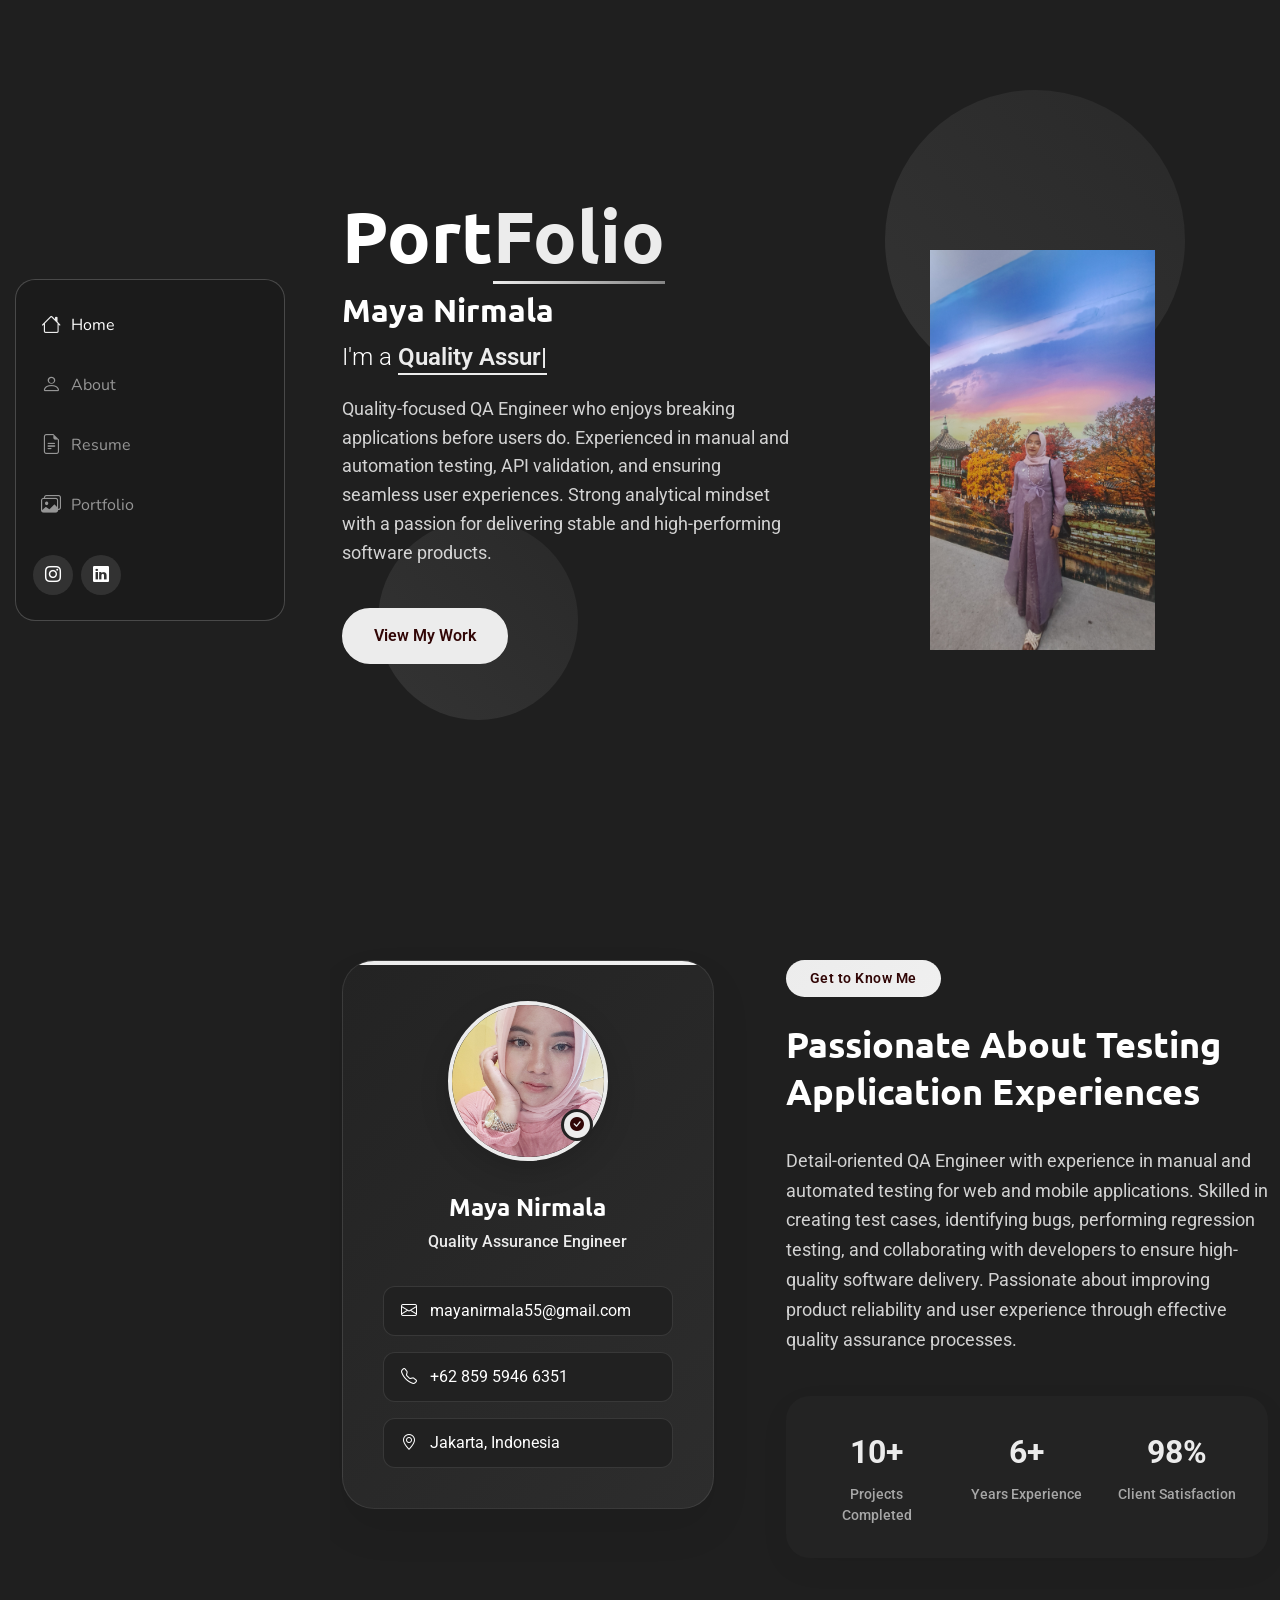
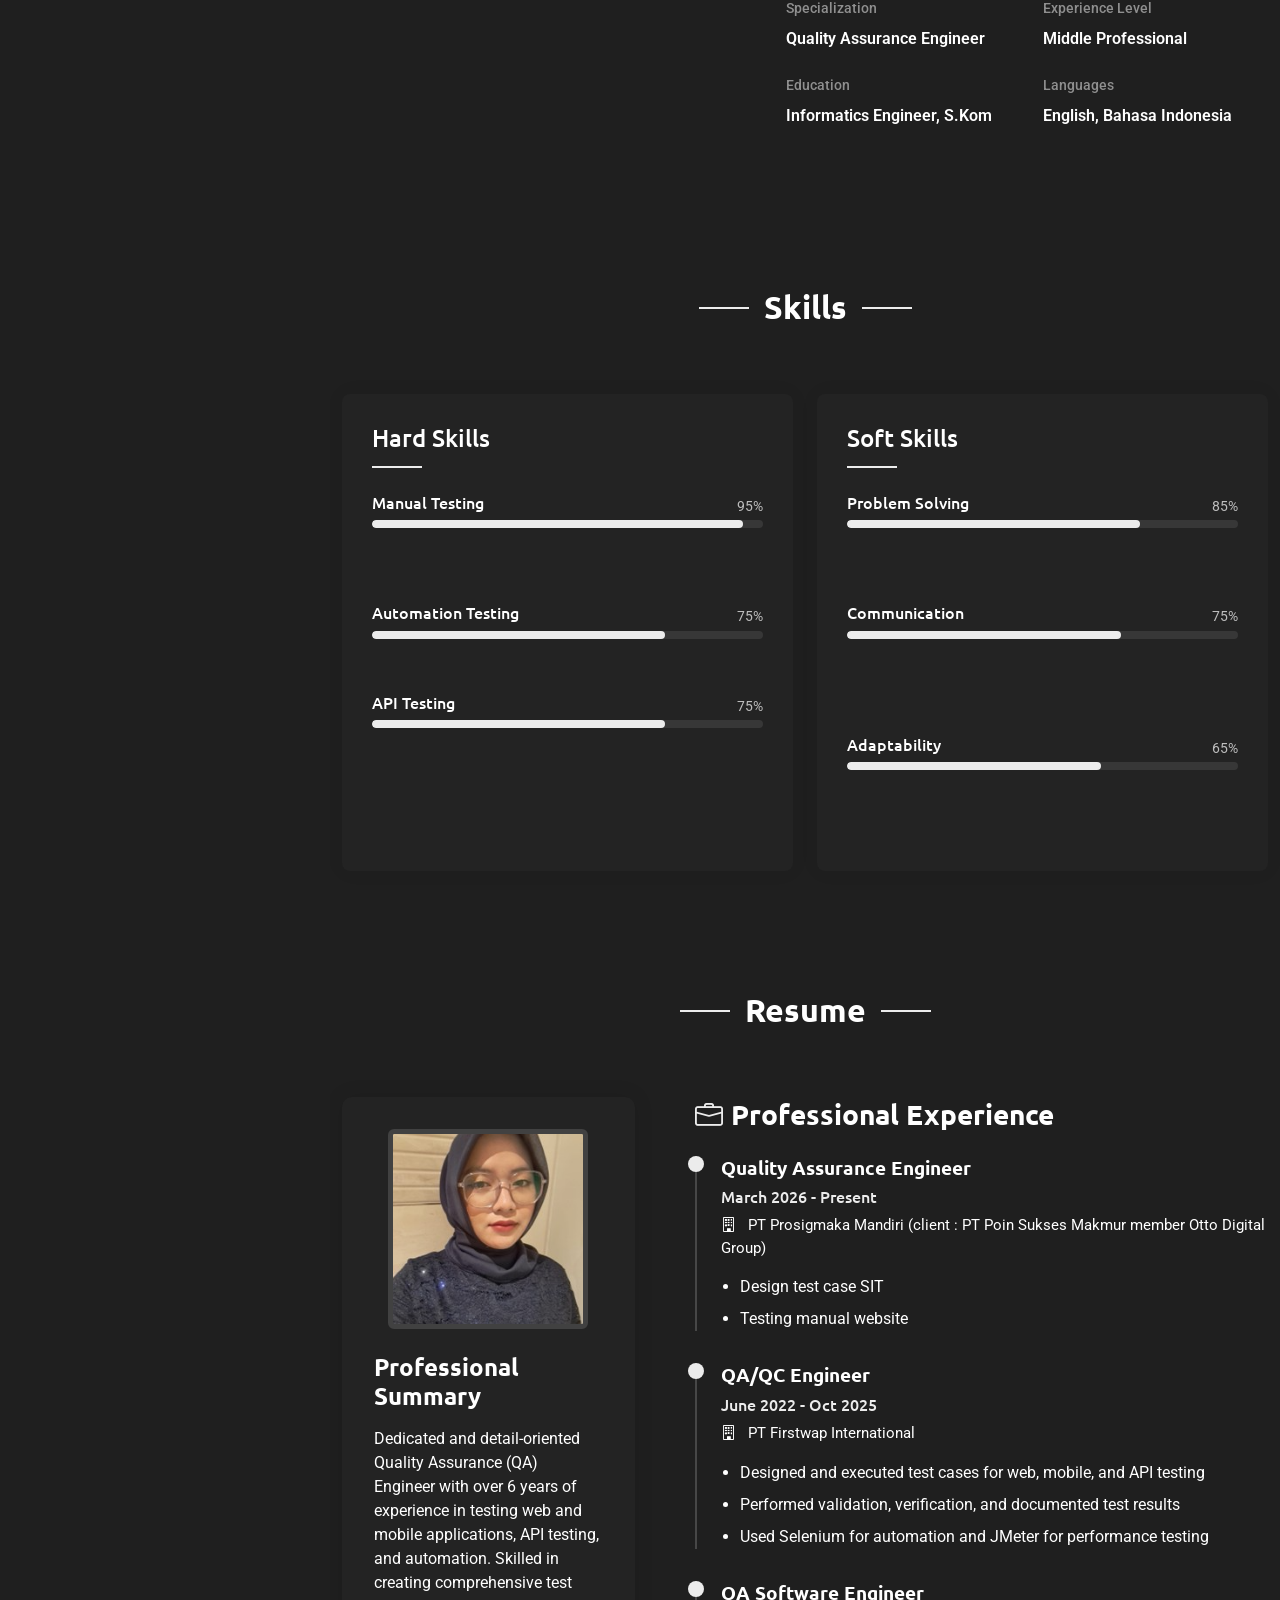
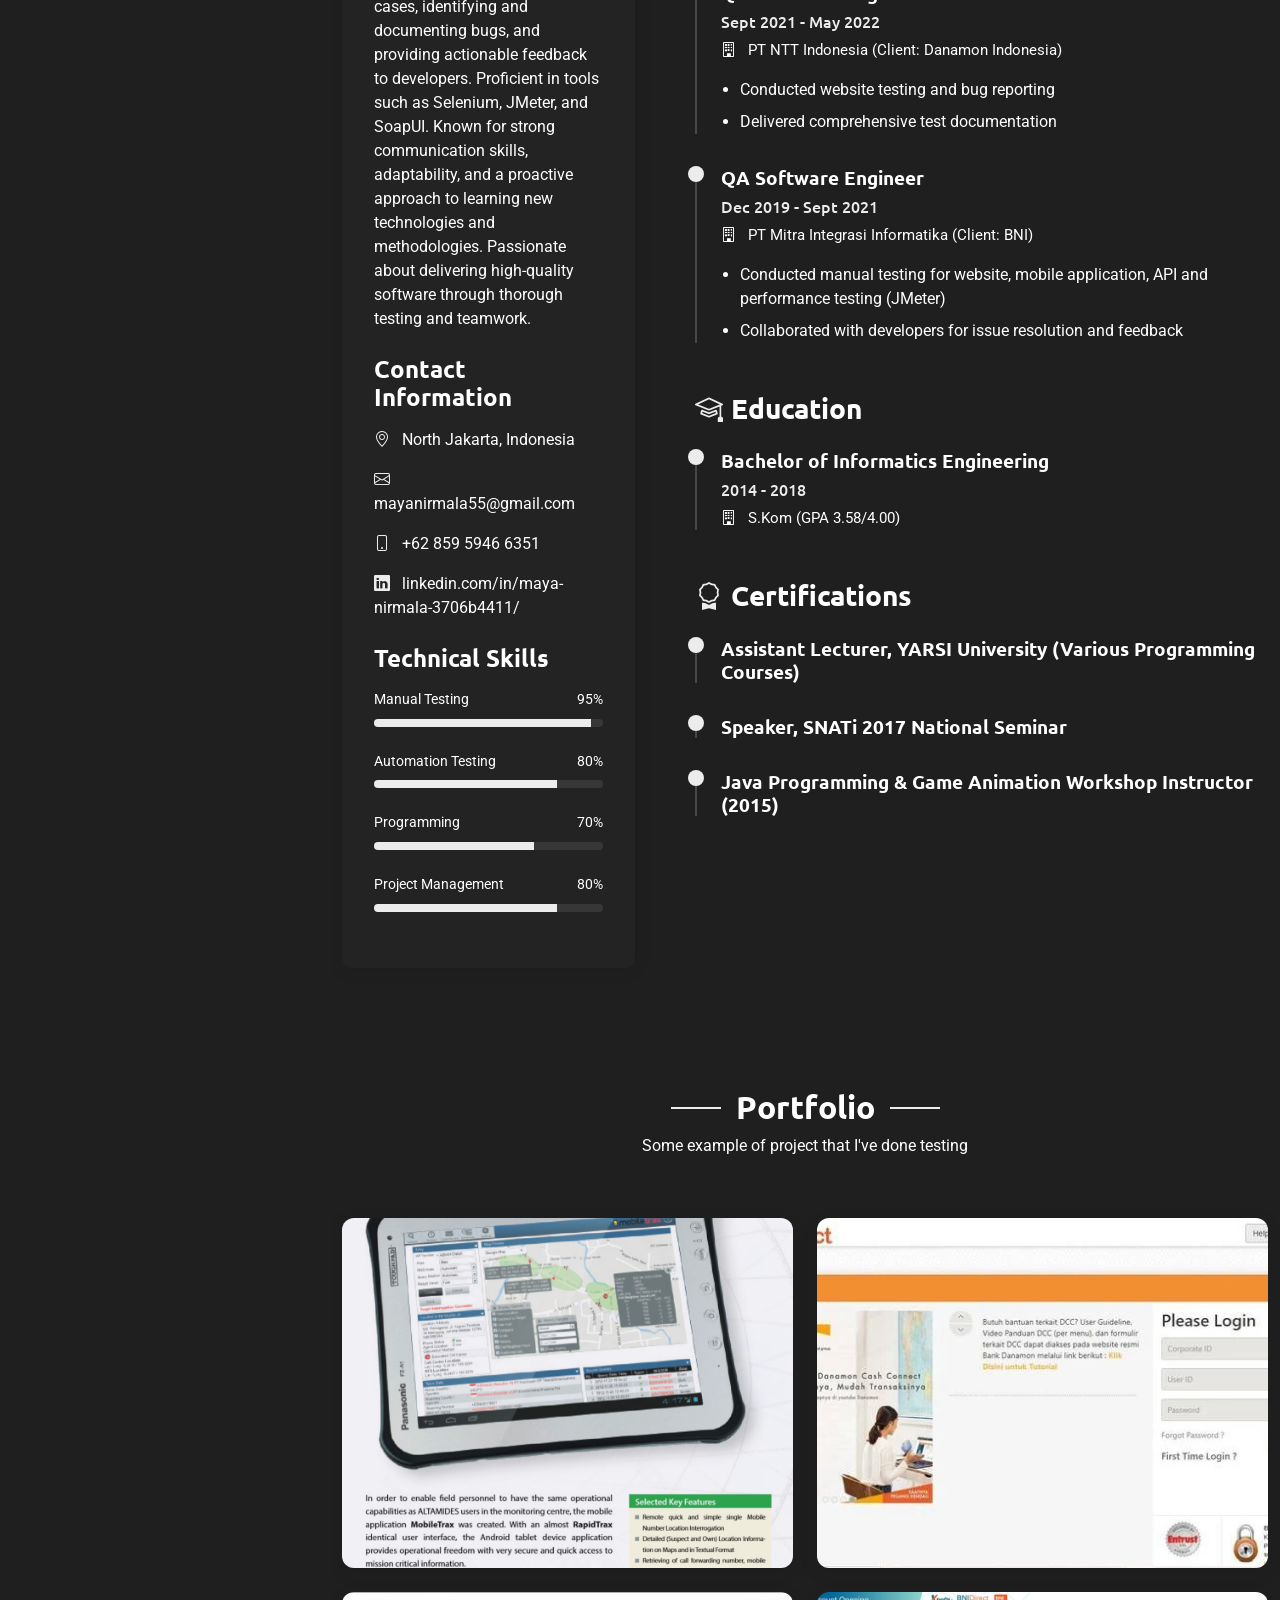
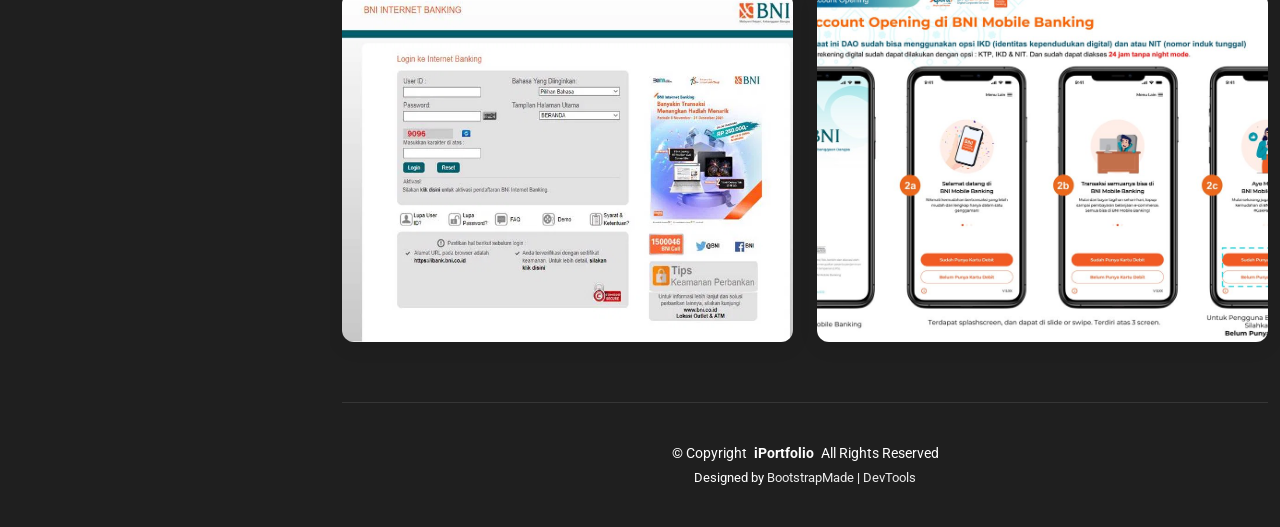
<file: index.html>
<!DOCTYPE html>
<html lang="en">

<head>
  <meta charset="utf-8">
  <meta content="width=device-width, initial-scale=1.0" name="viewport">
  <title>Portfolio</title>
  <meta name="description" content="">
  <meta name="keywords" content="">

  <!-- Favicons -->
  <link href="assets/img/favicon.png" rel="icon">
  <link href="assets/img/apple-touch-icon.png" rel="apple-touch-icon">

  <!-- Fonts -->
  <link href="https://fonts.googleapis.com" rel="preconnect">
  <link href="https://fonts.gstatic.com" rel="preconnect" crossorigin>
  <link href="https://fonts.googleapis.com/css2?family=Roboto:ital,wght@0,100;0,300;0,400;0,500;0,700;0,900;1,100;1,300;1,400;1,500;1,700;1,900&family=Ubuntu:ital,wght@0,300;0,400;0,500;0,700;1,300;1,400;1,500;1,700&family=Nunito:ital,wght@0,200;0,300;0,400;0,500;0,600;0,700;0,800;0,900;1,200;1,300;1,400;1,500;1,600;1,700;1,800;1,900&display=swap" rel="stylesheet">

  <!-- Vendor CSS Files -->
  <link href="assets/vendor/bootstrap/css/bootstrap.min.css" rel="stylesheet">
  <link href="assets/vendor/bootstrap-icons/bootstrap-icons.css" rel="stylesheet">
  <link href="assets/vendor/aos/aos.css" rel="stylesheet">
  <link href="assets/vendor/glightbox/css/glightbox.min.css" rel="stylesheet">
  <link href="assets/vendor/swiper/swiper-bundle.min.css" rel="stylesheet">

  <!-- Main CSS File -->
  <link href="assets/css/main.css" rel="stylesheet">

  <!-- =======================================================
  * Template Name: SnapFolio
  * Template URL: https://bootstrapmade.com/snapfolio-bootstrap-portfolio-template/
  * Updated: Jul 21 2025 with Bootstrap v5.3.7
  * Author: BootstrapMade.com
  * License: https://bootstrapmade.com/license/
  ======================================================== -->
</head>

<body class="index-page">

  <header id="header" class="header dark-background d-flex flex-column justify-content-center">
    <i class="header-toggle d-xl-none bi bi-list"></i>

    <div class="header-container d-flex flex-column align-items-start">
      <nav id="navmenu" class="navmenu">
        <ul>
          <li><a href="#hero" class="active"><i class="bi bi-house navicon"></i>Home</a></li>
          <li><a href="#about"><i class="bi bi-person navicon"></i> About</a></li>
          <li><a href="#resume"><i class="bi bi-file-earmark-text navicon"></i> Resume</a></li>
          <li><a href="#portfolio"><i class="bi bi-images navicon"></i> Portfolio</a></li>
          <!--<li><a href="#services"><i class="bi bi-hdd-stack navicon"></i> Services</a></li>-->
          <!--<li class="dropdown"><a href="#"><i class="bi bi-menu-button navicon"></i> <span>Dropdown</span> <i class="bi bi-chevron-down toggle-dropdown"></i></a>
            <ul>
              <li><a href="#">Dropdown 1</a></li>
              <li class="dropdown"><a href="#"><span>Deep Dropdown</span> <i class="bi bi-chevron-down toggle-dropdown"></i></a>
                <ul>
                  <li><a href="#">Deep Dropdown 1</a></li>
                  <li><a href="#">Deep Dropdown 2</a></li>
                  <li><a href="#">Deep Dropdown 3</a></li>
                  <li><a href="#">Deep Dropdown 4</a></li>
                  <li><a href="#">Deep Dropdown 5</a></li>
                </ul>
              </li>
              <li><a href="#">Dropdown 2</a></li>
              <li><a href="#">Dropdown 3</a></li>
              <li><a href="#">Dropdown 4</a></li>
            </ul>
          </li>-->
          <!--<li><a href="#contact"><i class="bi bi-envelope navicon"></i> Contact</a></li>-->
        </ul>
      </nav>

      <div class="social-links text-center">
        <!--<a href="#" class="twitter"><i class="bi bi-twitter-x"></i></a>
        <a href="#" class="facebook"><i class="bi bi-facebook"></i></a>
        <a href="#" class="google-plus"><i class="bi bi-skype"></i></a>-->
        <a href="https://www.instagram.com/maiasauruss/" class="instagram"><i class="bi bi-instagram"></i></a>
        <a href="https://www.linkedin.com/in/maya-nirmala-3706b4411/" class="linkedin"><i class="bi bi-linkedin"></i></a>
      </div>

    </div>

  </header>

  <main class="main">

    <!-- Hero Section -->
    <section id="hero" class="hero section">

      <div class="background-elements">
        <div class="bg-circle circle-1"></div>
        <div class="bg-circle circle-2"></div>
      </div>

      <div class="hero-content">

        <div class="container">
          <div class="row align-items-center">

            <div class="col-lg-6" data-aos="fade-right" data-aos-delay="100">
              <div class="hero-text">
                <h1>Port<span class="accent-text">Folio</span></h1>
                <h2>Maya Nirmala</h2>
                <p class="lead">I'm a <span class="typed" data-typed-items="Quality Assurance Engineer"></span></p>
                <p class="description">Quality-focused QA Engineer who enjoys breaking applications before users do. Experienced in manual and automation testing, API validation, and ensuring seamless user experiences. Strong analytical mindset with a passion for delivering stable and high-performing software products.</p>

                <div class="hero-actions">
                  <a href="#portfolio" class="btn btn-primary">View My Work</a>
                  <!--<a href="#contact" class="btn btn-outline">Get In Touch</a>-->
                </div>

                <!--<div class="social-links">
                  <a href="#"><i class="bi bi-dribbble"></i></a>
                  <a href="#"><i class="bi bi-behance"></i></a>
                  <a href="#"><i class="bi bi-github"></i></a>
                  <a href="#"><i class="bi bi-linkedin"></i></a>
                </div> -->
              </div>
            </div>

            <div class="col-lg-6" data-aos="fade-left" data-aos-delay="200">
              <div class="hero-visual">
                <div class="profile-container">
                  <div class="profile-background"></div>
                  <img src="assets/img/profile/Maya-profile1.jpg" alt="Maya Nirmala" class="profile-image">
                </div>
              </div>
            </div>

          </div>
        </div>
      </div>

    </section><!-- /Hero Section -->

    <!-- About Section -->
    <section id="about" class="about section">

      <div class="container" data-aos="fade-up" data-aos-delay="100">

        <div class="row">
          <div class="col-lg-5" data-aos="zoom-in" data-aos-delay="200">
            <div class="profile-card">
              <div class="profile-header">
                <div class="profile-image">
                  <img src="assets/img/profile/maya_profile2.jpg" alt="Profile Image" class="img-fluid">
                </div>
                <div class="profile-badge">
                  <i class="bi bi-check-circle-fill"></i>
                </div>
              </div>

              <div class="profile-content">
                <h3>Maya Nirmala</h3>
                <p class="profession">Quality Assurance Engineer</p>

                <div class="contact-links">
                  <a href="mailto:marcus@example.com" class="contact-item">
                    <i class="bi bi-envelope"></i>
                    mayanirmala55@gmail.com
                  </a>
                  <a href="tel:+15551234567" class="contact-item">
                    <i class="bi bi-telephone"></i>
                    +62 859 5946 6351
                  </a>
                  <a href="#" class="contact-item">
                    <i class="bi bi-geo-alt"></i>
                    Jakarta, Indonesia 
                  </a>
                </div>
              </div>
            </div>
          </div>

          <div class="col-lg-7" data-aos="fade-left" data-aos-delay="300">
            <div class="about-content">
              <div class="section-header">
                <span class="badge-text">Get to Know Me</span>
                <h2>Passionate About Testing Application Experiences</h2>
              </div>

              <div class="description">
                <p>Detail-oriented QA Engineer with experience in manual and automated testing for web and mobile applications. Skilled in creating test cases, identifying bugs, performing regression testing, and collaborating with developers to ensure high-quality software delivery. Passionate about improving product reliability and user experience through effective quality assurance processes.</p>
              </div>

              <div class="stats-grid">
                <div class="stat-item">
                  <div class="stat-number">10+</div>
                  <div class="stat-label">Projects Completed</div>
                </div>
                <div class="stat-item">
                  <div class="stat-number">6+</div>
                  <div class="stat-label">Years Experience</div>
                </div>
                <div class="stat-item">
                  <div class="stat-number">98%</div>
                  <div class="stat-label">Client Satisfaction</div>
                </div>
              </div>

              <div class="details-grid">
                <div class="detail-row">
                  <div class="detail-item">
                    <span class="detail-label">Specialization</span>
                    <span class="detail-value">Quality Assurance Engineer</span>
                  </div>
                  <div class="detail-item">
                    <span class="detail-label">Experience Level</span>
                    <span class="detail-value">Middle Professional</span>
                  </div>
                </div>
                <div class="detail-row">
                  <div class="detail-item">
                    <span class="detail-label">Education</span>
                    <span class="detail-value">Informatics Engineer, S.Kom</span>
                  </div>
                  <div class="detail-item">
                    <span class="detail-label">Languages</span>
                    <span class="detail-value">English, Bahasa Indonesia</span>
                  </div>
                </div>
              </div>

              <!--<div class="cta-section">
                <a href="#" class="btn btn-primary">
                  <i class="bi bi-download"></i>
                  Download Resume
                </a>
                <a href="#" class="btn btn-outline">
                  <i class="bi bi-chat-dots"></i>
                  Let's Talk
                </a> -->
              </div>
            </div>
          </div>
        </div>

      </div>

    </section><!-- /About Section -->

    <!-- Stats Section 
    <section id="stats" class="stats section light-background">

      <div class="container" data-aos="fade-up" data-aos-delay="100">

        <div class="row justify-content-center">
          <div class="col-lg-10">
            <div class="stats-wrapper">
              <div class="stats-item" data-aos="zoom-in" data-aos-delay="150">
                <div class="icon-wrapper">
                  <i class="bi bi-emoji-smile"></i>
                </div>
                <span data-purecounter-start="0" data-purecounter-end="232" data-purecounter-duration="1" class="purecounter"></span>
                <p>Happy Clients</p>
              </div> --><!-- End Stats Item -->

             <!-- <div class="stats-item" data-aos="zoom-in" data-aos-delay="200">
                <div class="icon-wrapper">
                  <i class="bi bi-journal-richtext"></i>
                </div>
                <span data-purecounter-start="0" data-purecounter-end="521" data-purecounter-duration="1" class="purecounter"></span>
                <p>Projects</p>
              </div>--><!-- End Stats Item -->

              <!--<div class="stats-item" data-aos="zoom-in" data-aos-delay="250">
                <div class="icon-wrapper">
                  <i class="bi bi-headset"></i>
                </div>
                <span data-purecounter-start="0" data-purecounter-end="1463" data-purecounter-duration="1" class="purecounter"></span>
                <p>Hours Of Support</p>
              </div>--><!-- End Stats Item -->

              <!--<div class="stats-item" data-aos="zoom-in" data-aos-delay="300">
                <div class="icon-wrapper">
                  <i class="bi bi-people"></i>
                </div>
                <span data-purecounter-start="0" data-purecounter-end="15" data-purecounter-duration="1" class="purecounter"></span>
                <p>Hard Workers</p>
              </div>--><!-- End Stats Item -->
            </div>
          </div>
        </div>

      </div>

    </section><!-- /Stats Section -->

    <!-- Skills Section -->
    <section id="skills" class="skills section">

      <!-- Section Title -->
      <div class="container section-title" data-aos="fade-up">
        <h2>Skills</h2>
        <!--<p>Necessitatibus eius consequatur ex aliquid fuga eum quidem sint consectetur velit</p>-->
      </div><!-- End Section Title -->

      <div class="container" data-aos="fade-up" data-aos-delay="100">

        <div class="row">
          <div class="col-lg-6">
            <div class="skills-category" data-aos="fade-up" data-aos-delay="200">
              <h3>Hard Skills</h3>
              <div class="skills-animation">
                <div class="skill-item">
                  <div class="d-flex justify-content-between align-items-center">
                    <h4>Manual Testing</h4>
                    <span class="skill-percentage">95%</span>
                  </div>
                  <div class="progress">
                    <div class="progress-bar" role="progressbar" aria-valuenow="95" aria-valuemin="0" aria-valuemax="100"></div>
                  </div>
                  <div class="skill-tooltip">Expert level knowledge of manual testing for website, mobile apps and API</div>
                </div>

                <div class="skill-item">
                  <div class="d-flex justify-content-between align-items-center">
                    <h4>Automation Testing</h4>
                    <span class="skill-percentage">75%</span>
                  </div>
                  <div class="progress">
                    <div class="progress-bar" role="progressbar" aria-valuenow="75" aria-valuemin="0" aria-valuemax="100"></div>
                  </div>
                  <div class="skill-tooltip">Have knowledge automation using Selenium, Java and SQL </div>
                </div>

                <div class="skill-item">
                  <div class="d-flex justify-content-between align-items-center">
                    <h4>API Testing</h4>
                    <span class="skill-percentage">75%</span>
                  </div>
                  <div class="progress">
                    <div class="progress-bar" role="progressbar" aria-valuenow="75" aria-valuemin="0" aria-valuemax="100"></div>
                  </div>
                  <div class="skill-tooltip">Experience with Postman and SoapUI</div>
                </div>
              </div>

              
            </div><!-- End Frontend Skills -->
          </div>

          <div class="col-lg-6">
            <div class="skills-category" data-aos="fade-up" data-aos-delay="300">
              <h3>Soft Skills</h3>
              <div class="skills-animation">
                <div class="skill-item">
                  <div class="d-flex justify-content-between align-items-center">
                    <h4>Problem Solving</h4>
                    <span class="skill-percentage">85%</span>
                  </div>
                  <div class="progress">
                    <div class="progress-bar" role="progressbar" aria-valuenow="75" aria-valuemin="0" aria-valuemax="100"></div>
                  </div>
                  <div class="skill-tooltip">Strong problem-solving skills with the ability to identify issues, analyze root causes, and provide effective solutions efficiently.</div>
                </div>

                <div class="skill-item">
                  <div class="d-flex justify-content-between align-items-center">
                    <h4>Communication</h4>
                    <span class="skill-percentage">75%</span>
                  </div>
                  <div class="progress">
                    <div class="progress-bar" role="progressbar" aria-valuenow="70" aria-valuemin="0" aria-valuemax="100"></div>
                  </div>
                  <div class="skill-tooltip">Excellent communication skills with the ability to collaborate effectively with developers, product teams, and stakeholders to ensure software quality and project success.</div>
                </div>

                <div class="skill-item">
                  <div class="d-flex justify-content-between align-items-center">
                    <h4>Adaptability</h4>
                    <span class="skill-percentage">65%</span>
                  </div>
                  <div class="progress">
                    <div class="progress-bar" role="progressbar" aria-valuenow="65" aria-valuemin="0" aria-valuemax="100"></div>
                  </div>
                  <div class="skill-tooltip">Highly adaptable QA Engineer with the ability to quickly learn new tools, technologies, and testing methodologies in fast-paced environments</div>
                </div>
              </div>
            </div><!-- End Backend Skills -->
          </div>
        </div>

      </div>

    </section><!-- /Skills Section -->

    <!-- Resume Section -->
    <section id="resume" class="resume section">

      <!-- Section Title -->
      <div class="container section-title" data-aos="fade-up">
        <h2>Resume</h2>
        <p></p>
      </div><!-- End Section Title -->

      <div class="container" data-aos="fade-up" data-aos-delay="100">

        <div class="row gy-4">
          <!-- Left column with summary and contact -->
          <div class="col-lg-4">
            <div class="resume-side" data-aos="fade-right" data-aos-delay="100">
              <div class="profile-img mb-4">
                <img src="assets/img/profile/Mayanirmala-profile3.png" alt="Profile" class="img-fluid rounded">
              </div>

              <h3>Professional Summary</h3>
              <p>Dedicated and detail-oriented Quality Assurance (QA) Engineer with over 6 years of experience in
testing web and mobile applications, API testing, and automation. Skilled in creating comprehensive
test cases, identifying and documenting bugs, and providing actionable feedback to developers.
Proficient in tools such as Selenium, JMeter, and SoapUI. Known for strong communication skills,
adaptability, and a proactive approach to learning new technologies and methodologies. Passionate
about delivering high-quality software through thorough testing and teamwork.</p>

              <h3 class="mt-4">Contact Information</h3>
              <ul class="contact-info list-unstyled">
                <li><i class="bi bi-geo-alt"></i> North Jakarta, Indonesia</li>
                <li><i class="bi bi-envelope"></i> mayanirmala55@gmail.com</li>
                <li><i class="bi bi-phone"></i> +62 859 5946 6351</li>
                <li><i class="bi bi-linkedin"></i> linkedin.com/in/maya-nirmala-3706b4411/</li>
              </ul>

              <div class="skills-animation mt-4">
                <h3>Technical Skills</h3>
                <div class="skill-item">
                  <div class="d-flex justify-content-between">
                    <span>Manual Testing</span>
                    <span>95%</span>
                  </div>
                  <div class="progress">
                    <div class="progress-bar" role="progressbar" aria-valuenow="95" aria-valuemin="0" aria-valuemax="100"></div>
                  </div>
                </div>

                <div class="skill-item">
                  <div class="d-flex justify-content-between">
                    <span>Automation Testing</span>
                    <span>80%</span>
                  </div>
                  <div class="progress">
                    <div class="progress-bar" role="progressbar" aria-valuenow="80" aria-valuemin="0" aria-valuemax="100"></div>
                  </div>
                </div>

                <div class="skill-item">
                  <div class="d-flex justify-content-between">
                    <span>Programming</span>
                    <span>70%</span>
                  </div>
                  <div class="progress">
                    <div class="progress-bar" role="progressbar" aria-valuenow="70" aria-valuemin="0" aria-valuemax="100"></div>
                  </div>
                </div>

                <div class="skill-item">
                  <div class="d-flex justify-content-between">
                    <span>Project Management</span>
                    <span>80%</span>
                  </div>
                  <div class="progress">
                    <div class="progress-bar" role="progressbar" aria-valuenow="80" aria-valuemin="0" aria-valuemax="100"></div>
                  </div>
                </div>
              </div>
            </div>
          </div>

          <!-- Right column with experience and education -->
          <div class="col-lg-8 ps-4 ps-lg-5">
            <!-- Experience Section -->
            <div class="resume-section" data-aos="fade-up">
              <h3><i class="bi bi-briefcase me-2"></i>Professional Experience</h3>

              <div class="resume-item">
                <h4>Quality Assurance Engineer</h4>
                <h5>March 2026 - Present</h5>
                <p class="company"><i class="bi bi-building"></i> PT Prosigmaka Mandiri (client : PT Poin Sukses Makmur member Otto Digital Group)</p>
                <ul>
                  <li>Design test case SIT</li>
                  <li>Testing manual website</li>
                </ul>
              </div>

              <div class="resume-item">
                <h4>QA/QC Engineer</h4>
                <h5>June 2022 - Oct 2025</h5>
                <p class="company"><i class="bi bi-building"></i> PT Firstwap International</p>
                <ul>
                  <li>Designed and executed test cases for web, mobile, and API testing</li>
                  <li>Performed validation, verification, and documented test results</li>
                  <li>Used Selenium for automation and JMeter for performance testing</li>
                </ul>
              </div>

               <div class="resume-item">
                <h4>QA Software Engineer</h4>
                <h5>Sept 2021 - May 2022</h5>
                <p class="company"><i class="bi bi-building"></i> PT NTT Indonesia (Client: Danamon Indonesia)</p>
                <ul>
                  <li>Conducted website testing and bug reporting</li>
                  <li>Delivered comprehensive test documentation</li>
                </ul>
              </div>

              <div class="resume-item">
                <h4>QA Software Engineer</h4>
                <h5>Dec 2019 - Sept 2021</h5>
                <p class="company"><i class="bi bi-building"></i> PT Mitra Integrasi Informatika (Client: BNI)</p>
                <ul>
                  <li>Conducted manual testing for website, mobile application, API and performance testing
(JMeter)</li>
                  <li>Collaborated with developers for issue resolution and feedback</li>
                </ul>
              </div>
            </div>

            <!-- Education Section -->
            <div class="resume-section" data-aos="fade-up" data-aos-delay="100">
              <h3><i class="bi bi-mortarboard me-2"></i>Education</h3>      

              <div class="resume-item">
                <h4>Bachelor of Informatics Engineering</h4>
                <h5>2014 - 2018</h5>
                <p class="company"><i class="bi bi-building"></i> S.Kom (GPA 3.58/4.00)</p>
                <p></p>
              </div>
            </div>

            <!-- Certifications Section -->
            <div class="resume-section" data-aos="fade-up" data-aos-delay="200">
              <h3><i class="bi bi-award me-2"></i>Certifications</h3>

              <div class="resume-item">
                <h4>Assistant Lecturer, YARSI University (Various Programming Courses)</h4>
                <h5></h5>
              </div>

              <div class="resume-item">
                <h4>Speaker, SNATi 2017 National Seminar</h4>
                <h5></h5>
              </div>

              <div class="resume-item">
                <h4>Java Programming & Game Animation Workshop Instructor (2015)</h4>
                <h5></h5>
              </div>

            </div>
          </div>
        </div>

      </div>

    </section><!-- /Resume Section -->

    <!-- Portfolio Section -->
    <section id="portfolio" class="portfolio section">

      <!-- Section Title -->
      <div class="container section-title" data-aos="fade-up">
        <h2>Portfolio</h2>
        <p>Some example of project that I've done testing</p>
      </div><!-- End Section Title -->

      <div class="container" data-aos="fade-up" data-aos-delay="100">

        <div class="isotope-layout" data-default-filter="*" data-layout="masonry" data-sort="original-order">

          <!--<div class="row">
            <div class="col-lg-3 filter-sidebar">
              <div class="filters-wrapper" data-aos="fade-right" data-aos-delay="150">
                <ul class="portfolio-filters isotope-filters">
                  <li data-filter="*" class="filter-active">All Projects</li>
                  <li data-filter=".filter-photography">Photography</li>
                  <li data-filter=".filter-design">Design</li>
                  <li data-filter=".filter-automotive">Automotive</li>
                  <li data-filter=".filter-nature">Nature</li>
                </ul>
              </div>
            </div>-->

            <div class="col-lg-12">
              <div class="row gy-4 portfolio-container isotope-container" data-aos="fade-up" data-aos-delay="200">

                <div class="col-lg-6 col-md-6 portfolio-item isotope-item filter-photography">
                  <div class="portfolio-wrap">
                    <img src="assets/img/portfolio/mobiletrax.webp" class="img-fluid" alt="Portfolio Image" loading="lazy">
                    <div class="portfolio-info">
                      <div class="content">
                        <span class="category">MobileTrax</span>
                        <h4>Tracking Location</h4>
                        <div class="portfolio-links">
                          <a href="assets/img/portfolio/mobiletrax.webp" class="glightbox" title="Location Tracking"><i class="bi bi-plus-lg"></i></a>
                          <!--<a href="portfolio-details.html" title="More Details"><i class="bi bi-arrow-right"></i></a>-->
                        </div>
                      </div>
                    </div>
                  </div>
                </div><!-- End Portfolio Item -->

                <div class="col-lg-6 col-md-6 portfolio-item isotope-item filter-design">
                  <div class="portfolio-wrap">
                    <img src="assets/img/portfolio/danamon_cc.webp" class="img-fluid" alt="Portfolio Image" loading="lazy">
                    <div class="portfolio-info">
                      <div class="content">
                        <span class="category">Danamon Cash Connect</span>
                        <h4>Bank Danamon</h4>
                        <div class="portfolio-links">
                          <a href="assets/img/portfolio/danamon_cc.webp" class="glightbox" title="Danamon Cash Connect"><i class="bi bi-plus-lg"></i></a>
                          <!--<a href="portfolio-details.html" title="More Details"><i class="bi bi-arrow-right"></i></a>-->
                        </div>
                      </div>
                    </div>
                  </div>
                </div><!-- End Portfolio Item -->

                <div class="col-lg-6 col-md-6 portfolio-item isotope-item filter-automotive">
                  <div class="portfolio-wrap">
                    <img src="assets/img/portfolio/bni_ib.webp" class="img-fluid" alt="Portfolio Image" loading="lazy">
                    <div class="portfolio-info">
                      <div class="content">
                        <span class="category">BNI Internet Banking</span>
                        <h4>BNI</h4>
                        <div class="portfolio-links">
                          <a href="assets/img/portfolio/bni_ib.webp" class="glightbox" title="Internet Banking"><i class="bi bi-plus-lg"></i></a>
                          <!--<a href="portfolio-details.html" title="More Details"><i class="bi bi-arrow-right"></i></a>-->
                        </div>
                      </div>
                    </div>
                  </div>
                </div><!-- End Portfolio Item -->

                <div class="col-lg-6 col-md-6 portfolio-item isotope-item filter-nature">
                  <div class="portfolio-wrap">
                    <img src="assets/img/portfolio/doa_bni.jpg" class="img-fluid" alt="Portfolio Image" loading="lazy">
                    <div class="portfolio-info">
                      <div class="content">
                        <span class="category">Digital Open Account</span>
                        <h4>BNI</h4>
                        <div class="portfolio-links">
                          <a href="assets/img/portfolio/doa_bni.jpg" class="glightbox" title="Digital Open Account"><i class="bi bi-plus-lg"></i></a>
                          <!--<a href="portfolio-details.html" title="More Details"><i class="bi bi-arrow-right"></i></a>-->
                        </div>
                      </div>
                    </div>
                  </div>
                </div><!-- End Portfolio Item -->

                

              </div><!-- End Portfolio Container -->
            </div>
          </div>

        </div>

      </div>

    </section><!-- /Portfolio Section -->

    <!--Services Section -->
    <!--<section id="services" class="services section"> -->

      <!-- Section Title -->
     <!-- <div class="container section-title" data-aos="fade-up">
        <h2>Services</h2>
        <p>Necessitatibus eius consequatur ex aliquid fuga eum quidem sint consectetur velit</p>
      </div> --><!-- End Section Title --> 

      <!--<div class="container" data-aos="fade-up" data-aos-delay="100">

        <div class="service-header">
          <div class="row align-items-center">
            <div class="col-lg-8 col-md-12">
              <div class="service-intro">
                <h2 class="service-heading">
                  <div>Innovative business</div>
                  <div><span>performance solutions</span></div>
                </h2>
              </div>
            </div>
            <div class="col-lg-4 col-md-12">
              <div class="service-summary">
                <p>
                  We integrate forward-thinking strategies, creative approaches, and state-of-the-art technologies to deliver exceptional customer experiences that drive growth and engage target markets.
                </p>
                <a href="services.html" class="service-btn">
                  View All Services
                  <i class="bi bi-arrow-right"></i>
                </a>
              </div>
            </div>
          </div>
        </div>

        <div class="row justify-content-center">
          <div class="col-lg-4 col-md-6" data-aos="fade-up" data-aos-delay="100">
            <div class="service-card position-relative z-1">
              <div class="service-icon">
                <i class="bi bi-palette"></i>
              </div>
              <a href="service-details.html" class="card-action d-flex align-items-center justify-content-center rounded-circle">
                <i class="bi bi-arrow-up-right"></i>
              </a>
              <h3>
                <a href="service-details.html">
                  Creative <span>branding</span>
                </a>
              </h3>
              <p>
                Nulla facilisi. Maecenas eget magna neque. Suspendisse potenti. Curabitur eleifend nisi non magna vulputate, vel condimentum libero tempus. Proin consectetur feugiat diam.
              </p>
            </div>
          </div>
          <div class="col-lg-4 col-md-6" data-aos="fade-up" data-aos-delay="200">
            <div class="service-card position-relative z-1">
              <div class="service-icon">
                <i class="bi bi-gem"></i>
              </div>
              <a href="service-details.html" class="card-action d-flex align-items-center justify-content-center rounded-circle">
                <i class="bi bi-arrow-up-right"></i>
              </a>
              <h3>
                <a href="service-details.html">
                  Design <span>systems</span>
                </a>
              </h3>
              <p>
                Praesent euismod varius tellus, vel bibendum nunc interdum at. Donec vehicula diam vel metus venenatis convallis. Aliquam erat volutpat. Etiam viverra magna sit amet.
              </p>
            </div>
          </div>
          <div class="col-lg-4 col-md-6" data-aos="fade-up" data-aos-delay="300">
            <div class="service-card position-relative z-1">
              <div class="service-icon">
                <i class="bi bi-megaphone"></i>
              </div>
              <a href="service-details.html" class="card-action d-flex align-items-center justify-content-center rounded-circle">
                <i class="bi bi-arrow-up-right"></i>
              </a>
              <h3>
                <a href="service-details.html">
                  Marketing <span>strategies</span>
                </a>
              </h3>
              <p>
                Vivamus tempor velit id magna dictum, sed fermentum nisi faucibus. Integer nec pretium sapien. Fusce tincidunt ligula et purus consequat, ac pellentesque nulla eleifend.
              </p>
            </div>
          </div>
          <div class="col-lg-4 col-md-6" data-aos="fade-up" data-aos-delay="100">
            <div class="service-card position-relative z-1">
              <div class="service-icon">
                <i class="bi bi-code-slash"></i>
              </div>
              <a href="service-details.html" class="card-action d-flex align-items-center justify-content-center rounded-circle">
                <i class="bi bi-arrow-up-right"></i>
              </a>
              <h3>
                <a href="service-details.html">
                  Digital <span>platforms</span>
                </a>
              </h3>
              <p>
                Cras fermentum odio eu feugiat malesuada. Vestibulum ante ipsum primis in faucibus orci luctus et accumsan cursus. Morbi placerat nulla vel nunc viverra accumsan.
              </p>
            </div>
          </div>
          <div class="col-lg-4 col-md-6" data-aos="fade-up" data-aos-delay="200">
            <div class="service-card position-relative z-1">
              <div class="service-icon">
                <i class="bi bi-graph-up"></i>
              </div>
              <a href="service-details.html" class="card-action d-flex align-items-center justify-content-center rounded-circle">
                <i class="bi bi-arrow-up-right"></i>
              </a>
              <h3>
                <a href="service-details.html">
                  Growth <span>acceleration</span>
                </a>
              </h3>
              <p>
                Aenean vel augue vel nisi bibendum posuere. Phasellus in lacus quis urna sodales dignissim. Duis aliquam libero eget risus facilisis. Quisque eget libero vel nisl fringilla.
              </p>
            </div>
          </div>
          <div class="col-lg-4 col-md-6" data-aos="fade-up" data-aos-delay="300">
            <div class="service-card position-relative z-1">
              <div class="service-icon">
                <i class="bi bi-camera-video"></i>
              </div>
              <a href="service-details.html" class="card-action d-flex align-items-center justify-content-center rounded-circle">
                <i class="bi bi-arrow-up-right"></i>
              </a>
              <h3>
                <a href="service-details.html">
                  Media <span>solutions</span>
                </a>
              </h3>
              <p>
                Etiam efficitur lacus in diam finibus, nec ultrices est sagittis. Maecenas elementum magna sed risus faucibus, nec commodo purus facilisis. Vestibulum accumsan magna.
              </p>
            </div>
          </div>
        </div>

      </div>

    </section>--><!-- /Services Section --> 

    <!-- Testimonials Section -->
    <!--<section id="testimonials" class="testimonials section light-background">-->

      <!-- Section Title -->
      <!--<div class="container section-title" data-aos="fade-up">
        <h2>Testimonials</h2>
        <p>Necessitatibus eius consequatur ex aliquid fuga eum quidem sint consectetur velit</p>
      </div>--><!-- End Section Title -->

      <!--<div class="container">

        <div class="testimonial-masonry">

          <div class="testimonial-item" data-aos="fade-up">
            <div class="testimonial-content">
              <div class="quote-pattern">
                <i class="bi bi-quote"></i>
              </div>
              <p>Implementing innovative strategies has revolutionized our approach to market challenges and competitive positioning.</p>
              <div class="client-info">
                <div class="client-image">
                  <img src="assets/img/person/person-f-7.webp" alt="Client">
                </div>
                <div class="client-details">
                  <h3>Rachel Bennett</h3>
                  <span class="position">Strategy Director</span>
                </div>
              </div>
            </div>
          </div>

          <div class="testimonial-item highlight" data-aos="fade-up" data-aos-delay="100">
            <div class="testimonial-content">
              <div class="quote-pattern">
                <i class="bi bi-quote"></i>
              </div>
              <p>Exceptional service delivery and innovative solutions have transformed our business operations, leading to remarkable growth and enhanced customer satisfaction across all touchpoints.</p>
              <div class="client-info">
                <div class="client-image">
                  <img src="assets/img/person/person-m-7.webp" alt="Client">
                </div>
                <div class="client-details">
                  <h3>Daniel Morgan</h3>
                  <span class="position">Chief Innovation Officer</span>
                </div>
              </div>
            </div>
          </div>

          <div class="testimonial-item" data-aos="fade-up" data-aos-delay="200">
            <div class="testimonial-content">
              <div class="quote-pattern">
                <i class="bi bi-quote"></i>
              </div>
              <p>Strategic partnership has enabled seamless digital transformation and operational excellence.</p>
              <div class="client-info">
                <div class="client-image">
                  <img src="assets/img/person/person-f-8.webp" alt="Client">
                </div>
                <div class="client-details">
                  <h3>Emma Thompson</h3>
                  <span class="position">Digital Lead</span>
                </div>
              </div>
            </div>
          </div>

          <div class="testimonial-item" data-aos="fade-up" data-aos-delay="300">
            <div class="testimonial-content">
              <div class="quote-pattern">
                <i class="bi bi-quote"></i>
              </div>
              <p>Professional expertise and dedication have significantly improved our project delivery timelines and quality metrics.</p>
              <div class="client-info">
                <div class="client-image">
                  <img src="assets/img/person/person-m-8.webp" alt="Client">
                </div>
                <div class="client-details">
                  <h3>Christopher Lee</h3>
                  <span class="position">Technical Director</span>
                </div>
              </div>
            </div>
          </div>

          <div class="testimonial-item highlight" data-aos="fade-up" data-aos-delay="400">
            <div class="testimonial-content">
              <div class="quote-pattern">
                <i class="bi bi-quote"></i>
              </div>
              <p>Collaborative approach and industry expertise have revolutionized our product development cycle, resulting in faster time-to-market and increased customer engagement levels.</p>
              <div class="client-info">
                <div class="client-image">
                  <img src="assets/img/person/person-f-9.webp" alt="Client">
                </div>
                <div class="client-details">
                  <h3>Olivia Carter</h3>
                  <span class="position">Product Manager</span>
                </div>
              </div>
            </div>
          </div>

          <div class="testimonial-item" data-aos="fade-up" data-aos-delay="500">
            <div class="testimonial-content">
              <div class="quote-pattern">
                <i class="bi bi-quote"></i>
              </div>
              <p>Innovative approach to user experience design has significantly enhanced our platform's engagement metrics and customer retention rates.</p>
              <div class="client-info">
                <div class="client-image">
                  <img src="assets/img/person/person-m-13.webp" alt="Client">
                </div>
                <div class="client-details">
                  <h3>Nathan Brooks</h3>
                  <span class="position">UX Director</span>
                </div>
              </div>
            </div>
          </div>

        </div>

      </div>

    </section>--><!-- /Testimonials Section -->

    <!-- Contact Section -->
    <!--<section id="contact" class="contact section">-->

      <!-- Section Title -->
      <!--<div class="container section-title" data-aos="fade-up">
        <h2>Contact</h2>
        <p>Necessitatibus eius consequatur ex aliquid fuga eum quidem sint consectetur velit</p>
      </div>--><!-- End Section Title -->

     <!-- <div class="container">

        <div class="row g-4 g-lg-5">
          <div class="col-lg-5">
            <div class="info-box">
              <h3>Contact Info</h3>
              <p>Praesent sapien massa, convallis a pellentesque nec, egestas non nisi. Vestibulum ante ipsum primis.</p>

              <div class="info-item">
                <div class="icon-box">
                  <i class="bi bi-geo-alt"></i>
                </div>
                <div class="content">
                  <h4>Our Location</h4>
                  <p>A108 Adam Street</p>
                  <p>New York, NY 535022</p>
                </div>
              </div>

              <div class="info-item">
                <div class="icon-box">
                  <i class="bi bi-telephone"></i>
                </div>
                <div class="content">
                  <h4>Phone Number</h4>
                  <p>+1 5589 55488 55</p>
                  <p>+1 6678 254445 41</p>
                </div>
              </div>

              <div class="info-item">
                <div class="icon-box">
                  <i class="bi bi-envelope"></i>
                </div>
                <div class="content">
                  <h4>Email Address</h4>
                  <p>info@example.com</p>
                  <p>contact@example.com</p>
                </div>
              </div>
            </div>
          </div>

          <div class="col-lg-7">
            <div class="contact-form">
              <h3>Get In Touch</h3>
              <p>Praesent sapien massa, convallis a pellentesque nec, egestas non nisi. Vestibulum ante ipsum primis.</p>

              <form action="forms/contact.php" method="post" class="php-email-form">
                <div class="row gy-4">

                  <div class="col-md-6">
                    <input type="text" name="name" class="form-control" placeholder="Your Name" required="">
                  </div>

                  <div class="col-md-6 ">
                    <input type="email" class="form-control" name="email" placeholder="Your Email" required="">
                  </div>

                  <div class="col-12">
                    <input type="text" class="form-control" name="subject" placeholder="Subject" required="">
                  </div>

                  <div class="col-12">
                    <textarea class="form-control" name="message" rows="6" placeholder="Message" required=""></textarea>
                  </div>

                  <div class="col-12 text-center">
                    <div class="loading">Loading</div>
                    <div class="error-message"></div>
                    <div class="sent-message">Your message has been sent. Thank you!</div>

                    <button type="submit" class="btn">Send Message</button>
                  </div>

                </div>
              </form>

            </div>
          </div>

        </div>

      </div>

    </section>--><!-- /Contact Section -->

  </main>

  <footer id="footer" class="footer position-relative">

    <div class="container">
      <div class="copyright text-center ">
        <p>© <span>Copyright</span> <strong class="px-1 sitename">iPortfolio</strong> <span>All Rights Reserved</span></p>
      </div>
      <div class="credits">
        <!-- All the links in the footer should remain intact. -->
        <!-- You can delete the links only if you've purchased the pro version. -->
        <!-- Licensing information: https://bootstrapmade.com/license/ -->
        <!-- Purchase the pro version with working PHP/AJAX contact form: [buy-url] -->
        Designed by <a href="https://bootstrapmade.com/">BootstrapMade</a> | <a href="https://bootstrapmade.com/tools/">DevTools</a>
      </div>
    </div>

  </footer>

  <!-- Scroll Top -->
  <a href="#" id="scroll-top" class="scroll-top d-flex align-items-center justify-content-center"><i class="bi bi-arrow-up-short"></i></a>

  <!-- Preloader -->
  <div id="preloader"></div>

  <!-- Vendor JS Files -->
  <script src="assets/vendor/bootstrap/js/bootstrap.bundle.min.js"></script>
  <script src="assets/vendor/php-email-form/validate.js"></script>
  <script src="assets/vendor/aos/aos.js"></script>
  <script src="assets/vendor/typed.js/typed.umd.js"></script>
  <script src="assets/vendor/purecounter/purecounter_vanilla.js"></script>
  <script src="assets/vendor/waypoints/noframework.waypoints.js"></script>
  <script src="assets/vendor/isotope-layout/isotope.pkgd.min.js"></script>
  <script src="assets/vendor/imagesloaded/imagesloaded.pkgd.min.js"></script>
  <script src="assets/vendor/glightbox/js/glightbox.min.js"></script>
  <script src="assets/vendor/swiper/swiper-bundle.min.js"></script>

  <!-- Main JS File -->
  <script src="assets/js/main.js"></script>

</body>

</html>
</file>
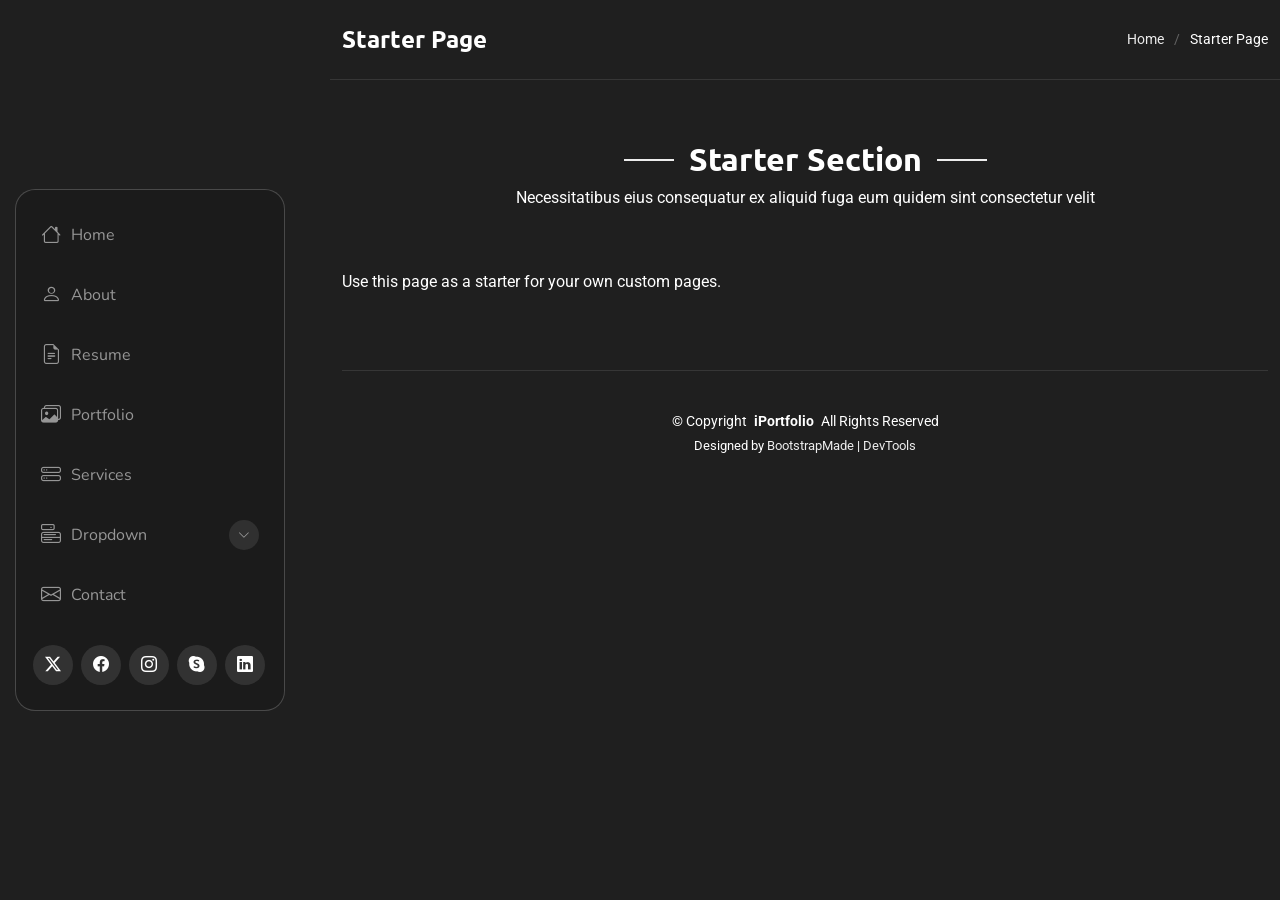
<file: starter-page.html>
<!DOCTYPE html>
<html lang="en">

<head>
  <meta charset="utf-8">
  <meta content="width=device-width, initial-scale=1.0" name="viewport">
  <title>Starter Page - SnapFolio Bootstrap Template</title>
  <meta name="description" content="">
  <meta name="keywords" content="">

  <!-- Favicons -->
  <link href="assets/img/favicon.png" rel="icon">
  <link href="assets/img/apple-touch-icon.png" rel="apple-touch-icon">

  <!-- Fonts -->
  <link href="https://fonts.googleapis.com" rel="preconnect">
  <link href="https://fonts.gstatic.com" rel="preconnect" crossorigin>
  <link href="https://fonts.googleapis.com/css2?family=Roboto:ital,wght@0,100;0,300;0,400;0,500;0,700;0,900;1,100;1,300;1,400;1,500;1,700;1,900&family=Ubuntu:ital,wght@0,300;0,400;0,500;0,700;1,300;1,400;1,500;1,700&family=Nunito:ital,wght@0,200;0,300;0,400;0,500;0,600;0,700;0,800;0,900;1,200;1,300;1,400;1,500;1,600;1,700;1,800;1,900&display=swap" rel="stylesheet">

  <!-- Vendor CSS Files -->
  <link href="assets/vendor/bootstrap/css/bootstrap.min.css" rel="stylesheet">
  <link href="assets/vendor/bootstrap-icons/bootstrap-icons.css" rel="stylesheet">
  <link href="assets/vendor/aos/aos.css" rel="stylesheet">
  <link href="assets/vendor/glightbox/css/glightbox.min.css" rel="stylesheet">
  <link href="assets/vendor/swiper/swiper-bundle.min.css" rel="stylesheet">

  <!-- Main CSS File -->
  <link href="assets/css/main.css" rel="stylesheet">

  <!-- =======================================================
  * Template Name: SnapFolio
  * Template URL: https://bootstrapmade.com/snapfolio-bootstrap-portfolio-template/
  * Updated: Jul 21 2025 with Bootstrap v5.3.7
  * Author: BootstrapMade.com
  * License: https://bootstrapmade.com/license/
  ======================================================== -->
</head>

<body class="starter-page-page">

  <header id="header" class="header dark-background d-flex flex-column justify-content-center">
    <i class="header-toggle d-xl-none bi bi-list"></i>

    <div class="header-container d-flex flex-column align-items-start">
      <nav id="navmenu" class="navmenu">
        <ul>
          <li><a href="#hero"><i class="bi bi-house navicon"></i>Home</a></li>
          <li><a href="#about"><i class="bi bi-person navicon"></i> About</a></li>
          <li><a href="#resume"><i class="bi bi-file-earmark-text navicon"></i> Resume</a></li>
          <li><a href="#portfolio"><i class="bi bi-images navicon"></i> Portfolio</a></li>
          <li><a href="#services"><i class="bi bi-hdd-stack navicon"></i> Services</a></li>
          <li class="dropdown"><a href="#"><i class="bi bi-menu-button navicon"></i> <span>Dropdown</span> <i class="bi bi-chevron-down toggle-dropdown"></i></a>
            <ul>
              <li><a href="#">Dropdown 1</a></li>
              <li class="dropdown"><a href="#"><span>Deep Dropdown</span> <i class="bi bi-chevron-down toggle-dropdown"></i></a>
                <ul>
                  <li><a href="#">Deep Dropdown 1</a></li>
                  <li><a href="#">Deep Dropdown 2</a></li>
                  <li><a href="#">Deep Dropdown 3</a></li>
                  <li><a href="#">Deep Dropdown 4</a></li>
                  <li><a href="#">Deep Dropdown 5</a></li>
                </ul>
              </li>
              <li><a href="#">Dropdown 2</a></li>
              <li><a href="#">Dropdown 3</a></li>
              <li><a href="#">Dropdown 4</a></li>
            </ul>
          </li>
          <li><a href="#contact"><i class="bi bi-envelope navicon"></i> Contact</a></li>
        </ul>
      </nav>

      <div class="social-links text-center">
        <a href="#" class="twitter"><i class="bi bi-twitter-x"></i></a>
        <a href="#" class="facebook"><i class="bi bi-facebook"></i></a>
        <a href="#" class="instagram"><i class="bi bi-instagram"></i></a>
        <a href="#" class="google-plus"><i class="bi bi-skype"></i></a>
        <a href="#" class="linkedin"><i class="bi bi-linkedin"></i></a>
      </div>

    </div>

  </header>

  <main class="main">

    <!-- Page Title -->
    <div class="page-title dark-background">
      <div class="container d-lg-flex justify-content-between align-items-center">
        <h1 class="mb-2 mb-lg-0">Starter Page</h1>
        <nav class="breadcrumbs">
          <ol>
            <li><a href="index.html">Home</a></li>
            <li class="current">Starter Page</li>
          </ol>
        </nav>
      </div>
    </div><!-- End Page Title -->

    <!-- Starter Section Section -->
    <section id="starter-section" class="starter-section section">

      <!-- Section Title -->
      <div class="container section-title" data-aos="fade-up">
        <h2>Starter Section</h2>
        <p>Necessitatibus eius consequatur ex aliquid fuga eum quidem sint consectetur velit</p>
      </div><!-- End Section Title -->

      <div class="container" data-aos="fade-up">
        <p>Use this page as a starter for your own custom pages.</p>
      </div>

    </section><!-- /Starter Section Section -->

  </main>

  <footer id="footer" class="footer position-relative">

    <div class="container">
      <div class="copyright text-center ">
        <p>© <span>Copyright</span> <strong class="px-1 sitename">iPortfolio</strong> <span>All Rights Reserved</span></p>
      </div>
      <div class="credits">
        <!-- All the links in the footer should remain intact. -->
        <!-- You can delete the links only if you've purchased the pro version. -->
        <!-- Licensing information: https://bootstrapmade.com/license/ -->
        <!-- Purchase the pro version with working PHP/AJAX contact form: [buy-url] -->
        Designed by <a href="https://bootstrapmade.com/">BootstrapMade</a> | <a href="https://bootstrapmade.com/tools/">DevTools</a>
      </div>
    </div>

  </footer>

  <!-- Scroll Top -->
  <a href="#" id="scroll-top" class="scroll-top d-flex align-items-center justify-content-center"><i class="bi bi-arrow-up-short"></i></a>

  <!-- Preloader -->
  <div id="preloader"></div>

  <!-- Vendor JS Files -->
  <script src="assets/vendor/bootstrap/js/bootstrap.bundle.min.js"></script>
  <script src="assets/vendor/php-email-form/validate.js"></script>
  <script src="assets/vendor/aos/aos.js"></script>
  <script src="assets/vendor/typed.js/typed.umd.js"></script>
  <script src="assets/vendor/purecounter/purecounter_vanilla.js"></script>
  <script src="assets/vendor/waypoints/noframework.waypoints.js"></script>
  <script src="assets/vendor/isotope-layout/isotope.pkgd.min.js"></script>
  <script src="assets/vendor/imagesloaded/imagesloaded.pkgd.min.js"></script>
  <script src="assets/vendor/glightbox/js/glightbox.min.js"></script>
  <script src="assets/vendor/swiper/swiper-bundle.min.js"></script>

  <!-- Main JS File -->
  <script src="assets/js/main.js"></script>

</body>

</html>
</file>
<file: assets/css/main.css>
/**
* Template Name: SnapFolio
* Template URL: https://bootstrapmade.com/snapfolio-bootstrap-portfolio-template/
* Updated: Jul 21 2025 with Bootstrap v5.3.7
* Author: BootstrapMade.com
* License: https://bootstrapmade.com/license/
*/

/*--------------------------------------------------------------
# Font & Color Variables
# Help: https://bootstrapmade.com/color-system/
--------------------------------------------------------------*/
/* Fonts */
:root {
  --default-font: "Roboto",  system-ui, -apple-system, "Segoe UI", Roboto, "Helvetica Neue", Arial, "Noto Sans", "Liberation Sans", sans-serif, "Apple Color Emoji", "Segoe UI Emoji", "Segoe UI Symbol", "Noto Color Emoji";
  --heading-font: "Ubuntu",  sans-serif;
  --nav-font: "Nunito",  sans-serif;
}

/* Global Colors - The following color variables are used throughout the website. Updating them here will change the color scheme of the entire website */
:root { 
  --background-color: #1f1f1f; /* Background color for the entire website, including individual sections */
  --default-color: #ffffff; /* Default color used for the majority of the text content across the entire website */
  --heading-color: #ffffff; /* Color for headings, subheadings and title throughout the website */
  --accent-color: #ececec; /* Accent color that represents your brand on the website. It's used for buttons, links, and other elements that need to stand out */
  --surface-color: #232323; /* The surface color is used as a background of boxed elements within sections, such as cards, icon boxes, or other elements that require a visual separation from the global background. */
  --contrast-color: #310606; /* Contrast color for text, ensuring readability against backgrounds of accent, heading, or default colors. */
}

/* Nav Menu Colors - The following color variables are used specifically for the navigation menu. They are separate from the global colors to allow for more customization options */
:root {
  --nav-color: rgba(236, 236, 236, 0.59);  /* The default color of the main navmenu links */
  --nav-hover-color: #ffffff; /* Applied to main navmenu links when they are hovered over or active */
  --nav-mobile-background-color: #393939; /* Used as the background color for mobile navigation menu */
  --nav-dropdown-background-color: #393939; /* Used as the background color for dropdown items that appear when hovering over primary navigation items */
  --nav-dropdown-color: #ffffff; /* Used for navigation links of the dropdown items in the navigation menu. */
  --nav-dropdown-hover-color: #ececec; /* Similar to --nav-hover-color, this color is applied to dropdown navigation links when they are hovered over. */
}

/* Color Presets - These classes override global colors when applied to any section or element, providing reuse of the sam color scheme. */

.light-background {
  --background-color: #2c2c2c;
  --surface-color: #323232;
}

.dark-background {
  --background-color: #040b14;
  --default-color: #ffffff;
  --heading-color: #ffffff;
  --surface-color: #151f2b;
  --contrast-color: #ffffff;
}

/* Smooth scroll */
:root {
  scroll-behavior: smooth;
}

/*--------------------------------------------------------------
# General Styling & Shared Classes
--------------------------------------------------------------*/
body {
  color: var(--default-color);
  background-color: var(--background-color);
  font-family: var(--default-font);
}

a {
  color: var(--accent-color);
  text-decoration: none;
  transition: 0.3s;
}

a:hover {
  color: color-mix(in srgb, var(--accent-color), transparent 25%);
  text-decoration: none;
}

h1,
h2,
h3,
h4,
h5,
h6 {
  color: var(--heading-color);
  font-family: var(--heading-font);
}

/* PHP Email Form Messages
------------------------------*/
.php-email-form .error-message {
  display: none;
  background: #df1529;
  color: #ffffff;
  text-align: left;
  padding: 15px;
  margin-bottom: 24px;
  font-weight: 600;
}

.php-email-form .sent-message {
  display: none;
  color: #ffffff;
  background: #059652;
  text-align: center;
  padding: 15px;
  margin-bottom: 24px;
  font-weight: 600;
}

.php-email-form .loading {
  display: none;
  background: var(--surface-color);
  text-align: center;
  padding: 15px;
  margin-bottom: 24px;
}

.php-email-form .loading:before {
  content: "";
  display: inline-block;
  border-radius: 50%;
  width: 24px;
  height: 24px;
  margin: 0 10px -6px 0;
  border: 3px solid var(--accent-color);
  border-top-color: var(--surface-color);
  animation: php-email-form-loading 1s linear infinite;
}

@keyframes php-email-form-loading {
  0% {
    transform: rotate(0deg);
  }

  100% {
    transform: rotate(360deg);
  }
}

/*--------------------------------------------------------------
# Global Header
--------------------------------------------------------------*/
.header {
  --background-color: #1b1b1b;
  --contrast-color: #444444;
  color: var(--default-color);
  position: fixed;
  top: 0;
  left: 0;
  bottom: 0;
  padding: 0 15px;
  width: 300px;
  transition: all ease-in-out 0.3s;
  overflow-y: auto;
  z-index: 997;
}

.header .header-container {
  border-radius: 20px;
  padding: 15px;
  background-color: var(--background-color);
  border: 1px solid color-mix(in srgb, var(--default-color), transparent 80%);
}

.header .social-links {
  margin: 0 0 10px 0;
}

.header .social-links a {
  font-size: 16px;
  display: inline-flex;
  align-items: center;
  justify-content: center;
  background: color-mix(in srgb, var(--default-color), transparent 90%);
  color: var(--default-color);
  margin: 0 2px;
  border-radius: 50%;
  text-align: center;
  width: 40px;
  height: 40px;
  transition: 0.3s;
}

.header .social-links a:hover {
  color: var(--contrast-color);
  background: var(--accent-color);
}

@media (min-width: 1200px) {

  .header~main,
  .header~#footer {
    margin-left: 330px;
  }
}

@media (max-width: 1199px) {
  .header {
    left: -100%;
  }
}

.header.header-show {
  left: 0;
}

.header .header-toggle {
  color: var(--contrast-color);
  background-color: var(--accent-color);
  font-size: 22px;
  display: flex;
  align-items: center;
  justify-content: center;
  width: 40px;
  height: 40px;
  border-radius: 50%;
  cursor: pointer;
  position: fixed;
  top: 15px;
  right: 15px;
  z-index: 9999;
  transition: background-color 0.3s;
}

.header .header-toggle:hover {
  color: var(--contrast-color);
  background-color: color-mix(in srgb, var(--accent-color) 90%, white 15%);
}

/*--------------------------------------------------------------
# Navigation Menu
--------------------------------------------------------------*/
.mobile-nav-toggle {
  display: none;
}

.navmenu {
  padding: 0;
  z-index: 9997;
  width: 100%;
}

.navmenu ul {
  list-style: none;
  padding: 0 0 20px 0;
  margin: 0;
}

.navmenu a,
.navmenu a:focus {
  color: var(--nav-color);
  padding: 15px 10px;
  font-family: var(--nav-font);
  font-size: 16px;
  font-weight: 400;
  display: flex;
  align-items: center;
  white-space: nowrap;
  transition: 0.3s;
  width: 100%;
}

.navmenu a .navicon,
.navmenu a:focus .navicon {
  font-size: 20px;
  margin-right: 10px;
}

.navmenu a .toggle-dropdown,
.navmenu a:focus .toggle-dropdown {
  font-size: 12px;
  line-height: 0;
  margin-left: auto;
  width: 30px;
  height: 30px;
  display: flex;
  align-items: center;
  justify-content: center;
  border-radius: 50%;
  transition: 0.3s;
  flex-shrink: 0;
  background-color: color-mix(in srgb, var(--accent-color), transparent 90%);
}

.navmenu a .toggle-dropdown:hover,
.navmenu a:focus .toggle-dropdown:hover {
  background-color: var(--accent-color);
  color: var(--contrast-color);
}

.navmenu a:hover,
.navmenu .active,
.navmenu .active:focus {
  color: var(--nav-hover-color);
}

.navmenu a:hover .navicon,
.navmenu .active .navicon,
.navmenu .active:focus .navicon {
  color: var(--accent-color);
}

.navmenu .active .toggle-dropdown,
.navmenu .active:focus .toggle-dropdown {
  background-color: var(--accent-color);
  color: var(--contrast-color);
  transform: rotate(180deg);
}

.navmenu .dropdown {
  display: block;
}

.navmenu .dropdown a,
.navmenu .dropdown a:focus {
  color: --nav-dropdown-color;
}

.navmenu .dropdown a:hover,
.navmenu .dropdown .active,
.navmenu .dropdown .active:focus {
  color: var(--nav-dropdown-hover-color);
}

.navmenu .dropdown ul {
  position: static;
  display: none;
  z-index: 99;
  padding: 5px 10px;
  margin: 5px 10px;
  background-color: var(--nav-dropdown-background-color);
  border: 1px solid color-mix(in srgb, var(--default-color), transparent 90%);
  box-shadow: none;
  transition: all 0.5s ease-in-out;
}

.navmenu .dropdown ul ul {
  background-color: rgba(33, 37, 41, 0.1);
}

.navmenu .dropdown>.dropdown-active {
  display: block;
  background-color: rgba(33, 37, 41, 0.03);
}

/*--------------------------------------------------------------
# Global Footer
--------------------------------------------------------------*/
.footer {
  color: var(--default-color);
  background-color: var(--background-color);
  font-size: 14px;
  padding: 0 0 40px 0;
  position: relative;
}

.footer .copyright {
  padding-top: 40px;
  border-top: 1px solid color-mix(in srgb, var(--default-color), transparent 90%);
}

.footer .copyright p {
  margin-bottom: 0;
}

.footer .credits {
  margin-top: 4px;
  font-size: 13px;
  text-align: center;
}

/*--------------------------------------------------------------
# Preloader
--------------------------------------------------------------*/
#preloader {
  position: fixed;
  inset: 0;
  z-index: 999999;
  overflow: hidden;
  background: var(--background-color);
  transition: all 0.6s ease-out;
}

#preloader:before {
  content: "";
  position: fixed;
  top: calc(50% - 30px);
  left: calc(50% - 30px);
  border: 6px solid #ffffff;
  border-color: var(--accent-color) transparent var(--accent-color) transparent;
  border-radius: 50%;
  width: 60px;
  height: 60px;
  animation: animate-preloader 1.5s linear infinite;
}

@keyframes animate-preloader {
  0% {
    transform: rotate(0deg);
  }

  100% {
    transform: rotate(360deg);
  }
}

/*--------------------------------------------------------------
# Scroll Top Button
--------------------------------------------------------------*/
.scroll-top {
  position: fixed;
  visibility: hidden;
  opacity: 0;
  right: 15px;
  bottom: -15px;
  z-index: 99999;
  background-color: var(--accent-color);
  width: 44px;
  height: 44px;
  border-radius: 50px;
  transition: all 0.4s;
}

.scroll-top i {
  font-size: 24px;
  color: var(--contrast-color);
  line-height: 0;
}

.scroll-top:hover {
  background-color: color-mix(in srgb, var(--accent-color), transparent 20%);
  color: var(--contrast-color);
}

.scroll-top.active {
  visibility: visible;
  opacity: 1;
  bottom: 15px;
}

/*--------------------------------------------------------------
# Disable aos animation delay on mobile devices
--------------------------------------------------------------*/
@media screen and (max-width: 768px) {
  [data-aos-delay] {
    transition-delay: 0 !important;
  }
}

/*--------------------------------------------------------------
# Global Page Titles & Breadcrumbs
--------------------------------------------------------------*/
.page-title {
  color: var(--default-color);
  padding: 25px 0 0 0;
  position: relative;
}

.page-title .container {
  border-bottom: 1px solid color-mix(in srgb, var(--default-color), transparent 90%);
  padding-bottom: 25px;
}

.page-title h1 {
  font-size: 24px;
  font-weight: 700;
}

.page-title .breadcrumbs ol {
  display: flex;
  flex-wrap: wrap;
  list-style: none;
  padding: 0;
  margin: 0;
  font-size: 14px;
  font-weight: 400;
}

.page-title .breadcrumbs ol li+li {
  padding-left: 10px;
}

.page-title .breadcrumbs ol li+li::before {
  content: "/";
  display: inline-block;
  padding-right: 10px;
  color: color-mix(in srgb, var(--default-color), transparent 70%);
}

/*--------------------------------------------------------------
# Global Sections
--------------------------------------------------------------*/
section,
.section {
  color: var(--default-color);
  background-color: var(--background-color);
  padding: 60px 0;
  overflow: clip;
}

/*--------------------------------------------------------------
# Global Section Titles
--------------------------------------------------------------*/
.section-title {
  text-align: center;
  padding-bottom: 60px;
  position: relative;
}

.section-title h2 {
  font-size: 32px;
  font-weight: 700;
  position: relative;
}

.section-title h2:before,
.section-title h2:after {
  content: "";
  width: 50px;
  height: 2px;
  background: var(--accent-color);
  display: inline-block;
}

.section-title h2:before {
  margin: 0 15px 10px 0;
}

.section-title h2:after {
  margin: 0 0 10px 15px;
}

.section-title p {
  margin-bottom: 0;
}

/*--------------------------------------------------------------
# Hero Section
--------------------------------------------------------------*/
.hero {
  min-height: 100vh;
  position: relative;
  overflow: hidden;
  display: flex;
  align-items: center;
}

.hero .background-elements {
  position: absolute;
  top: 0;
  left: 0;
  width: 100%;
  height: 100%;
  z-index: 1;
  overflow: hidden;
}

.hero .background-elements .bg-circle {
  position: absolute;
  border-radius: 50%;
  background: linear-gradient(45deg, color-mix(in srgb, var(--accent-color), transparent 90%), color-mix(in srgb, var(--accent-color), transparent 95%));
  animation: float 6s ease-in-out infinite;
}

.hero .background-elements .bg-circle.circle-1 {
  width: 300px;
  height: 300px;
  top: 10%;
  right: 10%;
  animation-delay: 0s;
}

.hero .background-elements .bg-circle.circle-2 {
  width: 200px;
  height: 200px;
  bottom: 20%;
  left: 5%;
  animation-delay: 2s;
}

.hero .hero-content {
  position: relative;
  width: 100%;
  z-index: 2;
}

.hero .container {
  position: relative;
  z-index: 3;
}

.hero .hero-text h1 {
  font-size: 72px;
  font-weight: 800;
  line-height: 1.1;
  margin-bottom: 15px;
  color: var(--heading-color);
}

.hero .hero-text h1 .accent-text {
  color: var(--accent-color);
  position: relative;
}

.hero .hero-text h1 .accent-text::after {
  content: "";
  position: absolute;
  bottom: -5px;
  left: 0;
  width: 100%;
  height: 3px;
  background: linear-gradient(90deg, var(--accent-color), color-mix(in srgb, var(--accent-color), transparent 50%));
}

.hero .hero-text h2 {
  font-size: 32px;
  font-weight: 600;
  color: var(--heading-color);
  margin-bottom: 10px;
}

.hero .hero-text .lead {
  font-size: 24px;
  margin-bottom: 20px;
  color: var(--default-color);
}

.hero .hero-text .lead span {
  color: var(--accent-color);
  font-weight: 600;
  border-bottom: 2px solid var(--accent-color);
  padding-bottom: 2px;
}

.hero .hero-text .description {
  font-size: 18px;
  line-height: 1.6;
  color: color-mix(in srgb, var(--default-color), transparent 20%);
  margin-bottom: 40px;
  max-width: 500px;
}

.hero .hero-actions {
  display: flex;
  gap: 20px;
  margin-bottom: 40px;
  flex-wrap: wrap;
}

.hero .hero-actions .btn {
  padding: 14px 30px;
  font-size: 16px;
  font-weight: 600;
  border-radius: 50px;
  text-decoration: none;
  transition: all 0.3s ease;
  border: 2px solid;
}

.hero .hero-actions .btn.btn-primary {
  background-color: var(--accent-color);
  color: var(--contrast-color);
  border-color: var(--accent-color);
}

.hero .hero-actions .btn.btn-primary:hover {
  background-color: color-mix(in srgb, var(--accent-color), black 10%);
  transform: translateY(-2px);
  box-shadow: 0 8px 25px color-mix(in srgb, var(--accent-color), transparent 70%);
}

.hero .hero-actions .btn.btn-outline {
  background-color: transparent;
  color: var(--accent-color);
  border-color: var(--accent-color);
}

.hero .hero-actions .btn.btn-outline:hover {
  background-color: var(--accent-color);
  color: var(--contrast-color);
  transform: translateY(-2px);
}

.hero .social-links {
  display: flex;
  gap: 20px;
}

.hero .social-links a {
  width: 50px;
  height: 50px;
  display: flex;
  align-items: center;
  justify-content: center;
  background-color: var(--surface-color);
  color: color-mix(in srgb, var(--default-color), transparent 40%);
  border-radius: 50%;
  font-size: 20px;
  transition: all 0.3s ease;
}

.hero .social-links a:hover {
  color: var(--contrast-color);
  background-color: var(--accent-color);
  transform: translateY(-3px);
  box-shadow: 0 8px 25px color-mix(in srgb, var(--accent-color), transparent 70%);
}

.hero .hero-visual {
  display: flex;
  justify-content: center;
  align-items: center;
  height: 100%;
}

.hero .hero-visual .profile-container {
  position: relative;
  width: 400px;
  height: 400px;
}

/*.hero .hero-visual .profile-container .profile-background {
  position: absolute;
  top: 15px;
  left: 15px;
  width: 100%;
  height: 100%;
  background: color-mix(in srgb, var(--accent-color), transparent 90%);
  border-radius: 30px;
  z-index: 1;
}*/

.hero .hero-visual .profile-container .profile-image {
  position: relative;
  width: 100%;
  height: 100%;
  object-fit: contain;
  border-radius: 30px;
  z-index: 2;
}

@keyframes float {

  0%,
  100% {
    transform: translateY(0px);
  }

  50% {
    transform: translateY(-20px);
  }
}

@keyframes floatIcon {

  0%,
  100% {
    transform: translateY(0px) rotate(0deg);
  }

  50% {
    transform: translateY(-10px) rotate(5deg);
  }
}

@media (max-width: 992px) {
  .hero .hero-text {
    text-align: center;
    margin-bottom: 50px;
  }

  .hero .hero-text h1 {
    font-size: 56px;
  }

  .hero .hero-text h2 {
    font-size: 28px;
  }

  .hero .hero-text .lead {
    font-size: 20px;
  }

  .hero .hero-visual .profile-container {
    width: 350px;
    height: 350px;
  }
}

@media (max-width: 768px) {
  .hero .hero-text h1 {
    font-size: 42px;
  }

  .hero .hero-text h2 {
    font-size: 24px;
  }

  .hero .hero-text .lead {
    font-size: 18px;
  }

  .hero .hero-text .description {
    font-size: 16px;
  }

  .hero .hero-actions {
    justify-content: center;
  }

  .hero .hero-actions .btn {
    padding: 12px 25px;
    font-size: 14px;
  }

  .hero .hero-visual .profile-container {
    width: 300px;
    height: 300px;
  }

  .hero .background-elements .bg-circle.circle-1 {
    width: 200px;
    height: 200px;
  }

  .hero .background-elements .bg-circle.circle-2 {
    width: 150px;
    height: 150px;
  }

  .hero .background-elements .bg-circle.circle-3 {
    width: 100px;
    height: 100px;
  }
}

/*--------------------------------------------------------------
# About Section
--------------------------------------------------------------*/
.about .profile-card {
  background: linear-gradient(135deg, var(--surface-color) 0%, color-mix(in srgb, var(--surface-color), var(--accent-color) 5%) 100%);
  border-radius: 2rem;
  padding: 2.5rem;
  text-align: center;
  box-shadow: 0 20px 40px rgba(0, 0, 0, 0.08);
  border: 1px solid color-mix(in srgb, var(--accent-color), transparent 90%);
  position: relative;
  overflow: hidden;
}

.about .profile-card::before {
  content: "";
  position: absolute;
  top: 0;
  left: 0;
  right: 0;
  height: 4px;
  background: linear-gradient(90deg, var(--accent-color), color-mix(in srgb, var(--accent-color), var(--heading-color) 30%));
}

@media (max-width: 991px) {
  .about .profile-card {
    margin-bottom: 3rem;
  }
}

.about .profile-header {
  position: relative;
  margin-bottom: 2rem;
}

.about .profile-header .profile-image {
  width: 160px;
  height: 160px;
  margin: 0 auto 1.5rem;
  border-radius: 50%;
  overflow: hidden;
  border: 4px solid var(--accent-color);
  box-shadow: 0 10px 30px rgba(0, 0, 0, 0.15);
}

.about .profile-header .profile-image img {
  width: 100%;
  height: 100%;
  object-fit: cover;
}

.about .profile-header .profile-badge {
  position: absolute;
  bottom: 20px;
  right: calc(50% - 65px);
  width: 32px;
  height: 32px;
  background-color: var(--accent-color);
  border-radius: 50%;
  display: flex;
  align-items: center;
  justify-content: center;
  border: 3px solid var(--surface-color);
}

.about .profile-header .profile-badge i {
  color: var(--contrast-color);
  font-size: 14px;
}

.about .profile-content h3 {
  font-size: 1.5rem;
  font-weight: 700;
  margin-bottom: 0.5rem;
  color: var(--heading-color);
}

.about .profile-content .profession {
  color: var(--accent-color);
  font-weight: 500;
  margin-bottom: 2rem;
}

.about .contact-links {
  display: flex;
  flex-direction: column;
  gap: 1rem;
}

.about .contact-links .contact-item {
  display: flex;
  align-items: center;
  gap: 0.75rem;
  padding: 0.75rem 1rem;
  background-color: color-mix(in srgb, var(--surface-color), var(--background-color) 50%);
  border-radius: 0.75rem;
  text-decoration: none;
  color: var(--default-color);
  transition: all 0.3s;
  border: 1px solid color-mix(in srgb, var(--default-color), transparent 90%);
}

.about .contact-links .contact-item:hover {
  background-color: var(--accent-color);
  color: var(--contrast-color);
  transform: translateY(-2px);
  box-shadow: 0 5px 20px color-mix(in srgb, var(--accent-color), transparent 70%);
}

.about .contact-links .contact-item i {
  font-size: 1rem;
  width: 18px;
}

.about .about-content {
  padding-left: 3rem;
}

@media (max-width: 991px) {
  .about .about-content {
    padding-left: 0;
  }
}

.about .about-content .section-header {
  margin-bottom: 2rem;
}

.about .about-content .section-header .badge-text {
  display: inline-block;
  background: linear-gradient(135deg, var(--accent-color), color-mix(in srgb, var(--accent-color), var(--heading-color) 20%));
  color: var(--contrast-color);
  padding: 0.5rem 1.5rem;
  border-radius: 2rem;
  font-size: 0.875rem;
  font-weight: 600;
  letter-spacing: 0.5px;
  margin-bottom: 1.5rem;
}

.about .about-content .section-header h2 {
  font-size: 2.25rem;
  font-weight: 700;
  line-height: 1.3;
  margin: 0;
}

@media (max-width: 768px) {
  .about .about-content .section-header h2 {
    font-size: 1.875rem;
  }
}

.about .about-content .description {
  margin-bottom: 2.5rem;
}

.about .about-content .description p {
  font-size: 1.1rem;
  line-height: 1.7;
  color: color-mix(in srgb, var(--default-color), transparent 20%);
  margin-bottom: 1.5rem;
}

.about .about-content .description p:last-child {
  margin-bottom: 0;
}

.about .stats-grid {
  display: grid;
  grid-template-columns: repeat(3, 1fr);
  gap: 2rem;
  margin-bottom: 2.5rem;
  padding: 2rem;
  background-color: var(--surface-color);
  border-radius: 1.5rem;
  box-shadow: 0 10px 30px rgba(0, 0, 0, 0.05);
}

@media (max-width: 768px) {
  .about .stats-grid {
    grid-template-columns: 1fr;
    gap: 1.5rem;
    text-align: center;
  }
}

.about .stats-grid .stat-item {
  text-align: center;
}

.about .stats-grid .stat-item .stat-number {
  font-size: 2rem;
  font-weight: 700;
  color: var(--accent-color);
  display: block;
  margin-bottom: 0.5rem;
}

.about .stats-grid .stat-item .stat-label {
  font-size: 0.875rem;
  color: color-mix(in srgb, var(--default-color), transparent 40%);
  font-weight: 500;
}

.about .details-grid {
  margin-bottom: 2.5rem;
}

.about .details-grid .detail-row {
  display: grid;
  grid-template-columns: 1fr 1fr;
  gap: 2rem;
  margin-bottom: 1.5rem;
}

@media (max-width: 768px) {
  .about .details-grid .detail-row {
    grid-template-columns: 1fr;
    gap: 1rem;
  }
}

.about .details-grid .detail-row:last-child {
  margin-bottom: 0;
}

.about .details-grid .detail-item .detail-label {
  display: block;
  font-size: 0.875rem;
  color: color-mix(in srgb, var(--default-color), transparent 50%);
  margin-bottom: 0.5rem;
  font-weight: 500;
}

.about .details-grid .detail-item .detail-value {
  display: block;
  font-weight: 600;
  color: var(--heading-color);
  font-size: 1rem;
}

.about .cta-section {
  display: flex;
  gap: 1rem;
  flex-wrap: wrap;
}

.about .cta-section .btn {
  padding: 0.875rem 2rem;
  border-radius: 0.75rem;
  font-weight: 600;
  text-decoration: none;
  transition: all 0.3s;
  display: inline-flex;
  align-items: center;
  gap: 0.5rem;
  border: 2px solid transparent;
}

.about .cta-section .btn.btn-primary {
  background-color: var(--accent-color);
  color: var(--contrast-color);
}

.about .cta-section .btn.btn-primary:hover {
  background-color: color-mix(in srgb, var(--accent-color), black 15%);
  transform: translateY(-2px);
  box-shadow: 0 10px 30px color-mix(in srgb, var(--accent-color), transparent 60%);
}

.about .cta-section .btn.btn-outline {
  background-color: transparent;
  color: var(--default-color);
  border-color: color-mix(in srgb, var(--default-color), transparent 70%);
}

.about .cta-section .btn.btn-outline:hover {
  border-color: var(--accent-color);
  transform: translateY(-2px);
}

/*--------------------------------------------------------------
# Stats Section
--------------------------------------------------------------*/
.stats .stats-wrapper {
  display: grid;
  grid-template-columns: repeat(4, 1fr);
  gap: 20px;
}

@media (max-width: 992px) {
  .stats .stats-wrapper {
    grid-template-columns: repeat(2, 1fr);
  }
}

@media (max-width: 576px) {
  .stats .stats-wrapper {
    grid-template-columns: 1fr;
  }
}

.stats .stats-item {
  background: linear-gradient(135deg, color-mix(in srgb, var(--surface-color), transparent 5%), var(--surface-color));
  border-radius: 15px;
  padding: 40px 20px;
  text-align: center;
  position: relative;
  transition: transform 0.3s ease, box-shadow 0.3s ease;
  box-shadow: 0 10px 30px rgba(0, 0, 0, 0.05);
  overflow: hidden;
}

.stats .stats-item:hover {
  transform: translateY(-10px);
  box-shadow: 0 15px 35px rgba(0, 0, 0, 0.1);
}

.stats .stats-item:hover .icon-wrapper {
  transform: scale(1.1);
}

.stats .stats-item:nth-child(1) .icon-wrapper {
  background-color: color-mix(in srgb, var(--accent-color), transparent 85%);
}

.stats .stats-item:nth-child(1) .icon-wrapper i {
  color: color-mix(in srgb, var(--accent-color), transparent 10%);
}

.stats .stats-item:nth-child(2) .icon-wrapper {
  background-color: color-mix(in srgb, #ff7e00, transparent 85%);
}

.stats .stats-item:nth-child(2) .icon-wrapper i {
  color: color-mix(in srgb, #ff7e00, transparent 10%);
}

.stats .stats-item:nth-child(3) .icon-wrapper {
  background-color: color-mix(in srgb, #00c875, transparent 85%);
}

.stats .stats-item:nth-child(3) .icon-wrapper i {
  color: color-mix(in srgb, #00c875, transparent 10%);
}

.stats .stats-item:nth-child(4) .icon-wrapper {
  background-color: color-mix(in srgb, #e83e8c, transparent 85%);
}

.stats .stats-item:nth-child(4) .icon-wrapper i {
  color: color-mix(in srgb, #e83e8c, transparent 10%);
}

.stats .stats-item .icon-wrapper {
  width: 80px;
  height: 80px;
  border-radius: 50%;
  display: flex;
  align-items: center;
  justify-content: center;
  margin: 0 auto 20px;
  transition: transform 0.3s ease;
}

.stats .stats-item .icon-wrapper i {
  font-size: 36px;
}

.stats .stats-item span {
  display: block;
  font-size: 48px;
  font-weight: 700;
  color: var(--heading-color);
  margin-bottom: 10px;
  line-height: 1;
  font-family: var(--heading-font);
}

.stats .stats-item p {
  color: var(--default-color);
  font-size: 18px;
  margin: 0;
  font-weight: 500;
  font-family: var(--heading-font);
  opacity: 0.8;
}

/*--------------------------------------------------------------
# Skills Section
--------------------------------------------------------------*/
.skills .skills-category {
  background-color: var(--surface-color);
  padding: 30px;
  border-radius: 8px;
  box-shadow: 0 0 20px rgba(0, 0, 0, 0.05);
  height: 100%;
  transition: transform 0.3s;
}

.skills .skills-category:hover {
  transform: translateY(-5px);
}

.skills .skills-category h3 {
  font-size: 24px;
  margin-bottom: 25px;
  position: relative;
  padding-bottom: 15px;
}

.skills .skills-category h3:after {
  content: "";
  position: absolute;
  bottom: 0;
  left: 0;
  width: 50px;
  height: 2px;
  background-color: var(--accent-color);
}

.skills .skill-item {
  margin-bottom: 25px;
}

.skills .skill-item:last-child {
  margin-bottom: 0;
}

.skills .skill-item h4 {
  font-size: 16px;
  margin-bottom: 8px;
}

.skills .skill-item .skill-percentage {
  font-size: 14px;
  color: color-mix(in srgb, var(--heading-color), transparent 30%);
}

.skills .skill-item .progress {
  height: 8px;
  background-color: color-mix(in srgb, var(--accent-color), transparent 90%);
  border-radius: 20px;
  overflow: hidden;
  position: relative;
}

.skills .skill-item .progress .progress-bar {
  background-color: var(--accent-color);
  transition: width 1.5s ease-in-out;
  width: 0;
  height: 100%;
  border-radius: 20px;
}

.skills .skill-item .skill-tooltip {
  font-size: 14px;
  color: color-mix(in srgb, var(--default-color), transparent 30%);
  margin-top: 8px;
  opacity: 0;
  transform: translateY(-5px);
  transition: all 0.3s;
}

.skills .skill-item:hover .skill-tooltip {
  opacity: 1;
  transform: translateY(0);
}

.skills .skill-box {
  background-color: var(--surface-color);
  padding: 25px 20px;
  border-radius: 8px;
  text-align: center;
  transition: all 0.3s;
  height: 100%;
  position: relative;
  overflow: hidden;
  box-shadow: 0 0 15px rgba(0, 0, 0, 0.05);
}

.skills .skill-box:hover {
  transform: translateY(-5px);
}

.skills .skill-box:hover i {
  color: var(--accent-color);
  transform: scale(1.1);
}

.skills .skill-box:hover .skill-tooltip {
  opacity: 1;
  transform: translateY(0);
}

.skills .skill-box i {
  font-size: 36px;
  color: color-mix(in srgb, var(--accent-color), transparent 20%);
  margin-bottom: 15px;
  display: inline-block;
  transition: all 0.3s;
}

.skills .skill-box h4 {
  font-size: 18px;
  margin-bottom: 10px;
}

.skills .skill-box .skill-tooltip {
  font-size: 14px;
  color: color-mix(in srgb, var(--default-color), transparent 30%);
  opacity: 0;
  transform: translateY(5px);
  transition: all 0.3s;
}

@media (max-width: 991.98px) {
  .skills .skills-category {
    margin-bottom: 30px;
  }

  .skills .skills-category:last-child {
    margin-bottom: 0;
  }
}

@media (max-width: 767.98px) {
  .skills .skill-box {
    margin-bottom: 20px;
  }

  .skills .skill-box:last-child {
    margin-bottom: 0;
  }
}

/*--------------------------------------------------------------
# Resume Section
--------------------------------------------------------------*/
.resume .resume-side {
  background-color: var(--surface-color);
  padding: 2rem;
  border-radius: 10px;
  box-shadow: 0 0 20px rgba(0, 0, 0, 0.1);
  height: 100%;
}

.resume .resume-side .profile-img {
  text-align: center;
}

.resume .resume-side .profile-img img {
  width: 200px;
  height: 200px;
  object-fit: cover;
  border: 5px solid color-mix(in srgb, var(--accent-color), transparent 85%);
  border-radius: 50%;
}

.resume .resume-side h3 {
  font-size: 1.5rem;
  margin-bottom: 1rem;
  color: var(--heading-color);
  font-weight: 600;
}

.resume .resume-side .contact-info li {
  margin-bottom: 1rem;
  color: var(--default-color);
}

.resume .resume-side .contact-info li i {
  width: 25px;
  color: var(--accent-color);
  margin-right: 0.5rem;
}

.resume .resume-side .skill-item {
  margin-bottom: 1.5rem;
}

.resume .resume-side .skill-item span {
  font-size: 0.9rem;
  color: var(--default-color);
}

.resume .resume-side .skill-item .progress {
  height: 8px;
  background-color: color-mix(in srgb, var(--accent-color), transparent 90%);
  border-radius: 4px;
  margin-top: 0.5rem;
}

.resume .resume-side .skill-item .progress .progress-bar {
  background-color: var(--accent-color);
  width: 0;
  transition: width 1s ease;
}

.resume .resume-section {
  margin-bottom: 3rem;
}

.resume .resume-section h3 {
  font-size: 1.75rem;
  margin-bottom: 1.5rem;
  color: var(--heading-color);
  font-weight: 600;
}

.resume .resume-section h3 i {
  color: var(--accent-color);
}

.resume .resume-section .resume-item {
  padding-left: 1.5rem;
  border-left: 2px solid color-mix(in srgb, var(--accent-color), transparent 80%);
  margin-bottom: 2rem;
  position: relative;
}

.resume .resume-section .resume-item:before {
  content: "";
  position: absolute;
  width: 16px;
  height: 16px;
  border-radius: 50%;
  left: -9px;
  top: 0;
  background: var(--accent-color);
}

.resume .resume-section .resume-item h4 {
  font-size: 1.2rem;
  margin-bottom: 0.5rem;
  color: var(--heading-color);
  font-weight: 600;
}

.resume .resume-section .resume-item h5 {
  font-size: 1rem;
  margin-bottom: 0.5rem;
  color: var(--accent-color);
}

.resume .resume-section .resume-item .company {
  font-size: 0.95rem;
  margin-bottom: 1rem;
  color: var(--heading-color);
}

.resume .resume-section .resume-item .company i {
  margin-right: 0.5rem;
}

.resume .resume-section .resume-item ul {
  padding-left: 1.2rem;
}

.resume .resume-section .resume-item ul li {
  margin-bottom: 0.5rem;
  color: var(--default-color);
}

.resume .resume-section .resume-item p {
  color: var(--default-color);
  margin-bottom: 0;
}

@media (max-width: 991.98px) {
  .resume .resume-side {
    margin-bottom: 2rem;
  }
}

/*--------------------------------------------------------------
# Portfolio Section
--------------------------------------------------------------*/
@media (max-width: 991px) {
  .portfolio .filter-sidebar {
    margin-bottom: 30px;
  }
}

.portfolio .filters-wrapper {
  background-color: color-mix(in srgb, var(--surface-color), var(--default-color) 3%);
  padding: 30px;
  border-radius: 10px;
  box-shadow: 0 5px 25px rgba(0, 0, 0, 0.05);
}

@media (max-width: 991px) {
  .portfolio .filters-wrapper {
    padding: 20px;
  }
}

.portfolio .portfolio-filters {
  padding: 0;
  margin: 0;
  list-style: none;
  display: flex;
  flex-direction: column;
  gap: 10px;
}

@media (max-width: 991px) {
  .portfolio .portfolio-filters {
    flex-direction: row;
    flex-wrap: wrap;
    justify-content: center;
  }
}

.portfolio .portfolio-filters li {
  cursor: pointer;
  padding: 12px 20px;
  font-size: 16px;
  font-weight: 500;
  line-height: 1;
  color: var(--default-color);
  transition: all 0.3s ease-in-out;
  border-radius: 6px;
  background: transparent;
  position: relative;
  border-left: 3px solid transparent;
}

@media (max-width: 991px) {
  .portfolio .portfolio-filters li {
    padding: 8px 16px;
    border: 1px solid color-mix(in srgb, var(--accent-color), transparent 80%);
    border-left-width: 3px;
  }
}

.portfolio .portfolio-filters li:hover {
  color: var(--accent-color);
  background-color: color-mix(in srgb, var(--accent-color), transparent 90%);
  border-left-color: color-mix(in srgb, var(--accent-color), transparent 50%);
}

.portfolio .portfolio-filters li.filter-active {
  color: var(--accent-color);
  background-color: color-mix(in srgb, var(--accent-color), transparent 90%);
  border-left-color: var(--accent-color);
  font-weight: 600;
}

.portfolio .portfolio-wrap {
  transition: 0.4s;
  position: relative;
  overflow: hidden;
  border-radius: 12px;
  box-shadow: 0 5px 20px rgba(0, 0, 0, 0.08);
  height: 100%;
}

.portfolio .portfolio-wrap img {
  transition: transform 0.6s cubic-bezier(0.215, 0.61, 0.355, 1);
  width: 100%;
  height: 350px;
  object-fit: cover;
}

.portfolio .portfolio-wrap .portfolio-info {
  position: absolute;
  bottom: 0;
  left: 0;
  right: 0;
  padding: 25px;
  background: linear-gradient(to top, rgba(0, 0, 0, 0.8) 0%, rgba(0, 0, 0, 0.4) 60%, rgba(0, 0, 0, 0) 100%);
  z-index: 3;
  transition: all 0.4s cubic-bezier(0.215, 0.61, 0.355, 1);
  transform: translateY(20px);
  opacity: 0;
}

.portfolio .portfolio-wrap .portfolio-info .content {
  transition: all 0.4s cubic-bezier(0.215, 0.61, 0.355, 1);
  transform: translateY(20px);
}

.portfolio .portfolio-wrap .portfolio-info .category {
  display: inline-block;
  color: var(--accent-color);
  font-size: 14px;
  font-weight: 500;
  text-transform: uppercase;
  letter-spacing: 1px;
  margin-bottom: 8px;
}

.portfolio .portfolio-wrap .portfolio-info h4 {
  font-size: 20px;
  color: var(--contrast-color);
  font-weight: 700;
  margin-bottom: 15px;
}

.portfolio .portfolio-wrap .portfolio-info .portfolio-links {
  display: flex;
  gap: 12px;
}

.portfolio .portfolio-wrap .portfolio-info .portfolio-links a {
  color: var(--contrast-color);
  width: 40px;
  height: 40px;
  display: flex;
  align-items: center;
  justify-content: center;
  background-color: color-mix(in srgb, var(--accent-color), transparent 30%);
  border-radius: 50%;
  font-size: 18px;
  transition: 0.3s;
}

.portfolio .portfolio-wrap .portfolio-info .portfolio-links a:hover {
  background-color: var(--accent-color);
  transform: translateY(-3px);
}

.portfolio .portfolio-wrap:hover {
  transform: translateY(-5px);
}

.portfolio .portfolio-wrap:hover img {
  transform: scale(1.08);
}

.portfolio .portfolio-wrap:hover .portfolio-info {
  transform: translateY(0);
  opacity: 1;
}

.portfolio .portfolio-wrap:hover .portfolio-info .content {
  transform: translateY(0);
}

/*--------------------------------------------------------------
# Services Section
--------------------------------------------------------------*/
.services .service-header {
  margin-bottom: 60px;
}

.services .service-header .service-intro .service-heading {
  font-size: 48px;
  margin-bottom: 0;
  font-weight: 700;
  line-height: 1.2;
  color: var(--heading-color);
}

.services .service-header .service-intro .service-heading div {
  display: block;
  position: relative;
}

.services .service-header .service-intro .service-heading span {
  display: block;
  color: var(--accent-color);
}

@media (max-width: 992px) {
  .services .service-header .service-intro .service-heading {
    font-size: 36px;
  }
}

@media (max-width: 768px) {
  .services .service-header .service-intro .service-heading {
    font-size: 30px;
    margin-bottom: 20px;
  }
}

.services .service-header .service-summary p {
  margin-bottom: 25px;
  color: var(--default-color);
}

.services .service-header .service-summary .service-btn {
  display: inline-flex;
  align-items: center;
  padding: 12px 30px;
  background-color: var(--accent-color);
  color: var(--contrast-color);
  border-radius: 4px;
  font-weight: 500;
  transition: all 0.3s ease;
}

.services .service-header .service-summary .service-btn i {
  margin-left: 10px;
  transition: transform 0.3s ease;
}

.services .service-header .service-summary .service-btn:hover {
  background-color: color-mix(in srgb, var(--accent-color), transparent 15%);
  color: var(--contrast-color);
}

.services .service-header .service-summary .service-btn:hover i {
  transform: translateX(5px);
}

@media (max-width: 992px) {
  .services .service-header .service-summary {
    margin-top: 30px;
  }
}

.services .service-card {
  padding: 40px 40px 40px 40px;
  margin-bottom: 30px;
  border: 2px solid color-mix(in srgb, var(--accent-color), transparent 90%);
  transition: all 0.3s ease;
}

.services .service-card .service-icon {
  margin-bottom: 25px;
  background-color: color-mix(in srgb, var(--accent-color), transparent 90%);
  display: inline-flex;
  align-items: center;
  justify-content: center;
  border-radius: 10px;
  width: 64px;
  height: 64px;
}

.services .service-card .service-icon i {
  font-size: 32px;
  color: var(--accent-color);
  transition: all 0.3s ease;
}

.services .service-card h3 {
  font-size: 28px;
  margin-bottom: 15px;
  font-weight: 700;
}

.services .service-card h3 a {
  color: var(--heading-color);
  transition: color 0.3s ease;
}

.services .service-card h3 a span {
  display: block;
}

.services .service-card h3 a:hover {
  color: var(--accent-color);
}

.services .service-card p {
  color: var(--default-color);
  transition: color 0.3s ease;
  margin-bottom: 0;
}

.services .service-card .card-action {
  position: absolute;
  top: 0;
  right: 0;
  width: 80px;
  height: 80px;
  display: flex;
  align-items: center;
  justify-content: center;
  background-color: var(--accent-color);
  opacity: 0;
  visibility: hidden;
  transform: translateY(20px);
  transition: all 0.3s ease;
}

.services .service-card .card-action i {
  font-size: 24px;
  color: var(--contrast-color);
  transition: transform 0.3s ease;
}

.services .service-card .card-action:hover i {
  transform: rotate(45deg);
}

.services .service-card::before {
  content: "";
  position: absolute;
  top: 0;
  left: 0;
  right: 0;
  bottom: 0;
  background-color: var(--surface-color);
  clip-path: polygon(70% 0, 100% 30%, 100% 100%, 0 100%, 0 0);
  z-index: -1;
  opacity: 0;
  visibility: hidden;
  transition: all 0.3s ease;
}

.services .service-card:hover {
  border-color: transparent;
}

.services .service-card:hover::before {
  opacity: 1;
  visibility: visible;
  background-color: color-mix(in srgb, var(--accent-color), transparent 90%);
}

.services .service-card:hover h3 a {
  color: var(--accent-color);
}

.services .service-card:hover h3 a:hover {
  color: var(--accent-color);
}

.services .service-card:hover p {
  color: color-mix(in srgb, var(--default-color), transparent 20%);
}

.services .service-card:hover .card-action {
  opacity: 1;
  visibility: visible;
  transform: translateY(0);
}

.services .service-card:hover .service-icon i {
  transform: scale(1.1);
}

@media (max-width: 768px) {
  .services .service-card {
    padding: 150px 25px 25px;
  }

  .services .service-card h3 {
    font-size: 24px;
  }

  .services .service-card .service-icon {
    position: absolute;
    top: 40px;
    left: 25px;
  }
}

@media (max-width: 768px) {
  .services {
    padding: 70px 0 50px;
  }
}

/*--------------------------------------------------------------
# Testimonials Section
--------------------------------------------------------------*/
.testimonials .testimonial-masonry {
  display: grid;
  grid-template-columns: repeat(3, 1fr);
  gap: 2rem;
  position: relative;
}

.testimonials .testimonial-masonry::before {
  content: "";
  position: absolute;
  width: 100%;
  height: 100%;
  background: radial-gradient(circle at center, color-mix(in srgb, var(--accent-color), transparent 95%), transparent);
  opacity: 0.5;
  z-index: -1;
}

.testimonials .testimonial-item:nth-child(3n-1) {
  margin-top: 3rem;
}

.testimonials .testimonial-item:nth-child(3n) {
  margin-top: 1.5rem;
}

.testimonials .testimonial-item.highlight .testimonial-content {
  background-color: color-mix(in srgb, var(--accent-color), transparent 92%);
  border: 1px solid color-mix(in srgb, var(--accent-color), transparent 70%);
}

.testimonials .testimonial-item.highlight .testimonial-content .quote-pattern {
  background-color: color-mix(in srgb, var(--accent-color), transparent 85%);
}

.testimonials .testimonial-item.highlight .testimonial-content .quote-pattern i {
  color: var(--accent-color);
}

.testimonials .testimonial-content {
  background-color: var(--surface-color);
  border-radius: 20px;
  padding: 2rem;
  position: relative;
  transition: all 0.3s ease;
  border: 1px solid color-mix(in srgb, var(--default-color), transparent 92%);
}

.testimonials .testimonial-content:hover {
  transform: translateY(-5px);
}

.testimonials .testimonial-content p {
  font-size: 1rem;
  line-height: 1.7;
  margin: 1.5rem 0;
  position: relative;
}

.testimonials .quote-pattern {
  position: absolute;
  top: -1.25rem;
  left: 2rem;
  width: 2.5rem;
  height: 2.5rem;
  background-color: var(--surface-color);
  border-radius: 50%;
  display: flex;
  align-items: center;
  justify-content: center;
  border: 1px solid color-mix(in srgb, var(--default-color), transparent 92%);
}

.testimonials .quote-pattern i {
  font-size: 1.25rem;
  color: var(--accent-color);
}

.testimonials .client-info {
  display: flex;
  align-items: center;
  gap: 1rem;
  margin-top: 1.5rem;
  padding-top: 1.5rem;
  border-top: 1px solid color-mix(in srgb, var(--default-color), transparent 92%);
}

.testimonials .client-image {
  width: 50px;
  height: 50px;
  border-radius: 50%;
  overflow: hidden;
  flex-shrink: 0;
}

.testimonials .client-image img {
  width: 100%;
  height: 100%;
  object-fit: cover;
}

.testimonials .client-details h3 {
  font-size: 1.125rem;
  margin-bottom: 0.25rem;
}

.testimonials .client-details .position {
  font-size: 0.875rem;
  color: color-mix(in srgb, var(--heading-color), transparent 40%);
}

@media (max-width: 1199.98px) {
  .testimonials .testimonial-masonry {
    grid-template-columns: repeat(2, 1fr);
    gap: 1.5rem;
  }

  .testimonials .testimonial-item:nth-child(3n-1),
  .testimonials .testimonial-item:nth-child(3n) {
    margin-top: 0;
  }

  .testimonials .testimonial-item:nth-child(even) {
    margin-top: 2rem;
  }
}

@media (max-width: 767.98px) {
  .testimonials .testimonial-masonry {
    grid-template-columns: 1fr;
    gap: 2rem;
  }

  .testimonials .testimonial-item:nth-child(even) {
    margin-top: 0;
  }

  .testimonials .testimonial-content {
    padding: 1.5rem;
  }

  .testimonials .testimonial-content p {
    font-size: 0.9375rem;
    margin: 1.25rem 0;
  }

  .testimonials .quote-pattern {
    width: 2.25rem;
    height: 2.25rem;
    top: -1.125rem;
  }

  .testimonials .quote-pattern i {
    font-size: 1.125rem;
  }

  .testimonials .client-info {
    margin-top: 1.25rem;
    padding-top: 1.25rem;
  }

  .testimonials .client-image {
    width: 45px;
    height: 45px;
  }

  .testimonials .client-details h3 {
    font-size: 1rem;
  }

  .testimonials .client-details .position {
    font-size: 0.8125rem;
  }
}

/*--------------------------------------------------------------
# Contact Section
--------------------------------------------------------------*/
.contact .info-box {
  background-color: var(--accent-color);
  color: var(--contrast-color);
  padding: 3rem;
  border-radius: 1rem;
  height: 100%;
}

.contact .info-box h3 {
  color: var(--contrast-color);
  font-size: 2rem;
  margin-bottom: 1rem;
}

@media (max-width: 767.98px) {
  .contact .info-box h3 {
    font-size: 1.75rem;
  }
}

.contact .info-box p {
  opacity: 0.8;
  margin-bottom: 2rem;
}

.contact .info-box a {
  color: var(--contrast-color);
}

@media (max-width: 992px) {
  .contact .info-box {
    padding: 1.5rem;
  }
}

.contact .info-item {
  display: flex;
  gap: 1.5rem;
  margin-bottom: 2rem;
}

.contact .info-item:last-child {
  margin-bottom: 0;
}

.contact .info-item .icon-box {
  width: 3.5rem;
  height: 3.5rem;
  background-color: color-mix(in srgb, var(--contrast-color), transparent 85%);
  border-radius: 50%;
  display: flex;
  align-items: center;
  justify-content: center;
  flex-shrink: 0;
  transition: 0.3s;
}

.contact .info-item .icon-box i {
  font-size: 1.5rem;
  color: var(--contrast-color);
}

.contact .info-item:hover .icon-box {
  background-color: color-mix(in srgb, var(--contrast-color), transparent 70%);
}

.contact .info-item .content h4 {
  color: var(--contrast-color);
  font-size: 1.25rem;
  margin-bottom: 0.5rem;
  font-weight: 700;
}

.contact .info-item .content p {
  margin-bottom: 0.25rem;
  font-size: 0.95rem;
}

.contact .info-item .content p:last-child {
  margin-bottom: 0;
}

.contact .contact-form {
  background-color: var(--surface-color);
  padding: 3rem;
  border-radius: 1rem;
  height: 100%;
  box-shadow: 0 0 25px rgba(0, 0, 0, 0.05);
}

@media (max-width: 992px) {
  .contact .contact-form {
    padding: 1.5rem;
  }
}

.contact .contact-form h3 {
  font-size: 2rem;
  margin-bottom: 1rem;
}

@media (max-width: 768px) {
  .contact .contact-form h3 {
    font-size: 1.75rem;
  }
}

.contact .contact-form p {
  color: color-mix(in srgb, var(--default-color), transparent 25%);
  margin-bottom: 2rem;
}

.contact .contact-form .form-control,
.contact .contact-form .form-select {
  padding: 0.875rem 1.25rem;
  border-color: color-mix(in srgb, var(--default-color), transparent 90%);
  border-radius: 0.5rem;
  background-color: color-mix(in srgb, var(--surface-color) 90%, white 5%);
  color: var(--default-color);
}

.contact .contact-form .form-control:focus,
.contact .contact-form .form-select:focus {
  box-shadow: none;
  border-color: var(--accent-color);
}

.contact .contact-form .form-control::placeholder,
.contact .contact-form .form-select::placeholder {
  color: color-mix(in srgb, var(--default-color), transparent 50%);
}

.contact .contact-form .btn {
  background-color: var(--accent-color);
  color: var(--contrast-color);
  padding: 1rem 2rem;
  border-radius: 2rem;
  display: inline-flex;
  align-items: center;
  gap: 0.5rem;
  transition: 0.3s;
}

.contact .contact-form .btn i {
  font-size: 1.25rem;
}

.contact .contact-form .btn:hover {
  background-color: color-mix(in srgb, var(--accent-color), var(--contrast-color) 20%);
}

/*--------------------------------------------------------------
# Portfolio Details Section
--------------------------------------------------------------*/
.portfolio-details .portfolio-details-slider {
  position: relative;
  overflow: hidden;
  border-radius: 8px;
  box-shadow: 0 0 30px rgba(var(--default-color), 0.1);
}

.portfolio-details .portfolio-details-slider .swiper-wrapper {
  height: auto !important;
}

.portfolio-details .portfolio-details-slider img {
  aspect-ratio: 16/9;
  object-fit: cover;
}

.portfolio-details .portfolio-details-slider .swiper-pagination {
  position: absolute;
  bottom: 20px;
}

.portfolio-details .portfolio-details-slider .swiper-pagination .swiper-pagination-bullet {
  width: 12px;
  height: 12px;
  background-color: var(--contrast-color);
  opacity: 0.5;
  transition: 0.3s;
}

.portfolio-details .portfolio-details-slider .swiper-pagination .swiper-pagination-bullet.swiper-pagination-bullet-active {
  opacity: 1;
  background-color: var(--accent-color);
}

.portfolio-details .portfolio-info {
  padding: 30px;
  background-color: var(--surface-color);
  border-radius: 8px;
  box-shadow: 0 0 30px rgba(var(--default-color), 0.1);
}

.portfolio-details .portfolio-info h3 {
  font-size: 22px;
  font-weight: 700;
  margin-bottom: 20px;
  padding-bottom: 20px;
  border-bottom: 1px solid color-mix(in srgb, var(--default-color), transparent 90%);
}

.portfolio-details .portfolio-info ul {
  padding: 0;
  list-style: none;
}

.portfolio-details .portfolio-info ul li {
  padding: 10px 0;
  border-bottom: 1px solid color-mix(in srgb, var(--default-color), transparent 90%);
}

.portfolio-details .portfolio-info ul li:last-child {
  border-bottom: 0;
}

.portfolio-details .portfolio-info ul li strong {
  font-weight: 600;
  margin-right: 10px;
  color: var(--heading-color);
}

.portfolio-details .portfolio-info ul li a {
  color: var(--accent-color);
  transition: 0.3s;
}

.portfolio-details .portfolio-info ul li a:hover {
  color: color-mix(in srgb, var(--accent-color), transparent 25%);
  text-decoration: underline;
}

.portfolio-details .portfolio-description h2 {
  font-size: 26px;
  font-weight: 700;
  margin-bottom: 20px;
}

.portfolio-details .portfolio-description p {
  padding: 0;
  margin-bottom: 20px;
  color: color-mix(in srgb, var(--default-color), transparent 20%);
}

.portfolio-details .portfolio-description .features h3 {
  font-size: 22px;
  font-weight: 600;
  margin-bottom: 30px;
}

.portfolio-details .portfolio-description .features .feature-item {
  padding: 30px;
  background-color: var(--surface-color);
  border-radius: 8px;
  height: 100%;
  transition: 0.3s;
  box-shadow: 0 0 30px rgba(var(--default-color), 0.1);
}

.portfolio-details .portfolio-description .features .feature-item:hover {
  transform: translateY(-5px);
}

.portfolio-details .portfolio-description .features .feature-item i {
  font-size: 32px;
  color: var(--accent-color);
  margin-bottom: 20px;
  display: inline-block;
}

.portfolio-details .portfolio-description .features .feature-item h4 {
  font-size: 18px;
  font-weight: 600;
  margin-bottom: 15px;
}

.portfolio-details .portfolio-description .features .feature-item p {
  margin: 0;
  font-size: 15px;
}

@media (max-width: 991px) {
  .portfolio-details .portfolio-info {
    margin-top: 20px;
  }
}

@media (max-width: 768px) {
  .portfolio-details .portfolio-description h2 {
    font-size: 24px;
  }
}

/*--------------------------------------------------------------
# Service Details Section
--------------------------------------------------------------*/
.service-details .service-details-slider {
  position: relative;
  overflow: hidden;
  border-radius: 10px;
  z-index: 1;
}

.service-details .service-details-slider .swiper-wrapper {
  height: auto !important;
}

.service-details .service-details-slider .swiper-pagination {
  position: absolute;
  bottom: 20px;
  left: 0;
  right: 0;
  z-index: 2;
}

.service-details .service-details-slider .swiper-pagination .swiper-pagination-bullet {
  width: 10px;
  height: 10px;
  background-color: var(--contrast-color);
  opacity: 0.5;
  transition: 0.3s;
}

.service-details .service-details-slider .swiper-pagination .swiper-pagination-bullet.swiper-pagination-bullet-active {
  opacity: 1;
  width: 20px;
  border-radius: 5px;
}

.service-details .content h3 {
  font-size: 28px;
  font-weight: 700;
  margin-bottom: 20px;
}

.service-details .content p {
  color: color-mix(in srgb, var(--default-color), transparent 20%);
  margin-bottom: 15px;
}

.service-details .content .features .feature-box {
  padding: 20px;
  background: var(--surface-color);
  border-radius: 10px;
  box-shadow: 0 0 20px rgba(0, 0, 0, 0.05);
  height: 100%;
  transition: 0.3s;
}

.service-details .content .features .feature-box:hover {
  transform: translateY(-5px);
}

.service-details .content .features .feature-box i {
  font-size: 24px;
  color: var(--accent-color);
  margin-right: 15px;
}

.service-details .content .features .feature-box h4 {
  font-size: 18px;
  font-weight: 600;
  margin: 0;
}

.service-details .service-info {
  background: var(--surface-color);
  padding: 30px;
  border-radius: 10px;
  box-shadow: 0 0 20px rgba(0, 0, 0, 0.05);
}

.service-details .service-info h4 {
  font-size: 22px;
  font-weight: 700;
  margin-bottom: 25px;
  padding-bottom: 15px;
  border-bottom: 2px solid color-mix(in srgb, var(--accent-color), transparent 85%);
}

.service-details .service-info .info-item {
  margin-bottom: 25px;
}

.service-details .service-info .info-item:last-child {
  margin-bottom: 0;
}

.service-details .service-info .info-item i {
  font-size: 24px;
  color: var(--accent-color);
  margin-bottom: 10px;
}

.service-details .service-info .info-item h5 {
  font-size: 16px;
  font-weight: 600;
  margin-bottom: 5px;
}

.service-details .service-info .info-item p {
  color: color-mix(in srgb, var(--default-color), transparent 20%);
  margin: 0;
}

.service-details .related-services {
  background: var(--surface-color);
  padding: 30px;
  border-radius: 10px;
  box-shadow: 0 0 20px rgba(0, 0, 0, 0.05);
}

.service-details .related-services h4 {
  font-size: 22px;
  font-weight: 700;
  margin-bottom: 25px;
  padding-bottom: 15px;
  border-bottom: 2px solid color-mix(in srgb, var(--accent-color), transparent 85%);
}

.service-details .related-services .service-item {
  margin-bottom: 25px;
  padding-bottom: 25px;
  border-bottom: 1px solid color-mix(in srgb, var(--default-color), transparent 90%);
}

.service-details .related-services .service-item:last-child {
  margin-bottom: 0;
  padding-bottom: 0;
  border-bottom: none;
}

.service-details .related-services .service-item i {
  font-size: 24px;
  color: var(--accent-color);
  margin-bottom: 10px;
}

.service-details .related-services .service-item h5 {
  font-size: 18px;
  margin-bottom: 10px;
}

.service-details .related-services .service-item h5 a {
  color: var(--heading-color);
  transition: 0.3s;
}

.service-details .related-services .service-item h5 a:hover {
  color: var(--accent-color);
}

.service-details .related-services .service-item p {
  color: color-mix(in srgb, var(--default-color), transparent 20%);
  margin: 0;
  font-size: 14px;
}

@media (max-width: 991px) {

  .service-details .service-info,
  .service-details .related-services {
    margin-top: 30px;
  }
}

/*--------------------------------------------------------------
# Starter Section Section
--------------------------------------------------------------*/
.starter-section {
  /* Add your styles here */
}
</file>
